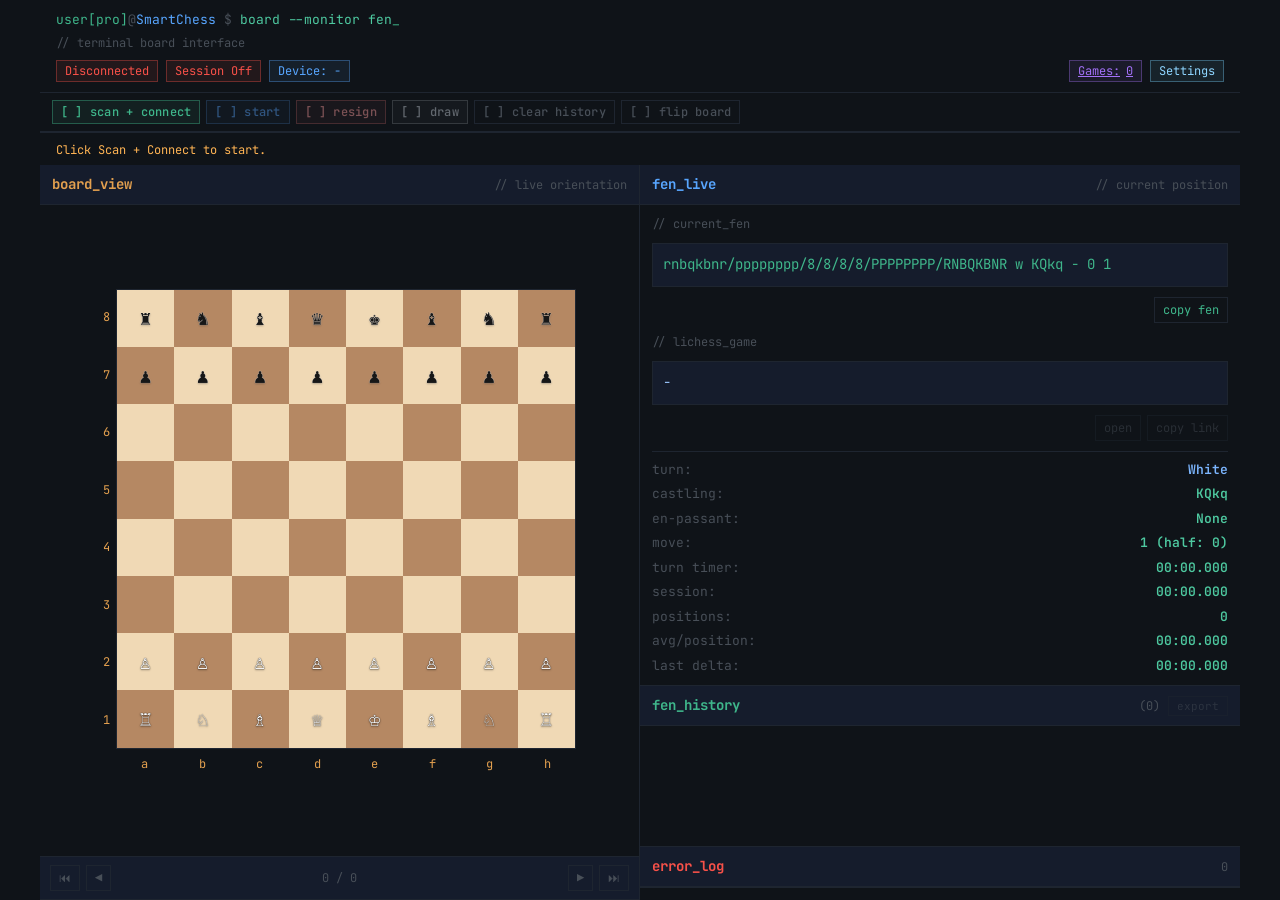
<file: web-client/index.html>
<!doctype html>
<html lang="en">
<head>
  <meta charset="utf-8" />
  <meta name="viewport" content="width=device-width, initial-scale=1, maximum-scale=1" />
  <title>SmartChess Terminal Board</title>
  <link rel="preconnect" href="https://fonts.googleapis.com" />
  <link rel="preconnect" href="https://fonts.gstatic.com" crossorigin />
  <link href="https://fonts.googleapis.com/css2?family=Fira+Code:wght@400;500;600;700&family=JetBrains+Mono:wght@400;500;600;700&display=swap" rel="stylesheet" />
  <link rel="stylesheet" href="styles.css" />
</head>
<body>
  <div id="app">
    <div id="sticky-shell">
      <header id="header">
        <div class="hdr-prompt">
          <span class="c-g">user[pro]</span><span class="c-m">@</span><span class="c-b">SmartChess</span>
          <span class="c-m"> $ </span><span class="c-t">board --monitor fen</span><span class="cursor"></span>
        </div>
        <div class="hdr-sub">// terminal board interface</div>
        <div class="hdr-pills">
          <span id="bleStatus" class="pill disconnected">Disconnected</span>
          <span id="sessionStatus" class="pill off">Session Off</span>
          <span id="deviceName" class="pill pill-blue">Device: -</span>
          <a href="games.html" id="gamesLink" class="pill pill-purple">Games: <span id="gamesCount">0</span></a>
          <a href="settings.html" id="settingsLink" class="pill pill-cfg">Settings</a>
        </div>
      </header>

      <section id="actionbar">
        <button id="btnScan" class="btn btn-scan">[ ] scan + connect</button>
        <button id="btnStart" class="btn btn-start" disabled>[ ] start</button>
        <button id="btnResign" class="btn" disabled>[ ] resign</button>
        <button id="btnDraw" class="btn" disabled>[ ] draw</button>
        <button id="btnClear" class="btn">[ ] clear history</button>
        <button id="btnFlip" class="btn">[ ] flip board</button>
      </section>
    </div>

    <p id="message" class="message">// waiting for BLE device...</p>

    <main id="main">
      <section id="left-panel">
        <div class="sec-head">
          <span class="sec-title c-a">board_view</span>
          <span class="sec-meta">// live orientation</span>
        </div>

        <div class="board-area">
          <div class="board-outer">
            <div class="rank-labels" id="rankLabels"></div>
            <div class="board-col">
              <div id="board"></div>
              <div class="file-labels" id="fileLabels"></div>
            </div>
          </div>
        </div>

        <div class="board-nav">
          <button id="btnFirst" class="btn-nav" title="First position">⏮</button>
          <button id="btnPrev" class="btn-nav" title="Previous position">◀</button>
          <span id="counter" class="nav-info">0 / 0</span>
          <button id="btnNext" class="btn-nav" title="Next position">▶</button>
          <button id="btnLast" class="btn-nav" title="Last position">⏭</button>
        </div>
      </section>

      <aside id="right-panel">
        <section class="r-section">
          <div class="sec-head">
            <span class="sec-title c-b">fen_live</span>
            <span class="sec-meta">// current position</span>
          </div>
          <div class="fen-live">
            <div class="fen-current-label">// current_fen</div>
            <div id="currentFen" class="fen-current-value">-</div>
            <div class="fen-copy-row">
              <button id="btnCopyFen" class="btn-nav btn-copy">copy fen</button>
            </div>

            <div class="fen-current-label">// lichess_game</div>
            <div id="currentLichess" class="fen-current-value fen-lichess-value">-</div>
            <div class="fen-copy-row fen-lichess-actions">
              <button id="btnOpenLichess" class="btn-nav">open</button>
              <button id="btnCopyLichess" class="btn-nav btn-copy">copy link</button>
            </div>

            <div class="fen-meta">
              <div class="meta-row"><span class="k">turn:</span><span id="infoTurn" class="v">-</span></div>
              <div class="meta-row"><span class="k">castling:</span><span id="infoCastling" class="v">-</span></div>
              <div class="meta-row"><span class="k">en-passant:</span><span id="infoEP" class="v">-</span></div>
              <div class="meta-row"><span class="k">move:</span><span id="infoMove" class="v">-</span></div>
              <div class="meta-row"><span class="k">turn timer:</span><span id="infoTurnTimer" class="v">00:00.000</span></div>
              <div class="meta-row"><span class="k">session:</span><span id="infoSessionTimer" class="v">00:00.000</span></div>
              <div class="meta-row"><span class="k">positions:</span><span id="infoPositions" class="v">0</span></div>
              <div class="meta-row"><span class="k">avg/position:</span><span id="infoAvgMove" class="v">00:00.000</span></div>
              <div class="meta-row"><span class="k">last delta:</span><span id="infoLastDelta" class="v">00:00.000</span></div>
            </div>
          </div>
        </section>

        <section class="r-section grow">
          <div class="sec-head">
            <span class="sec-title c-g">fen_history</span>
            <div class="sec-actions">
              <span id="fenCount" class="sec-meta">(0)</span>
              <button id="btnExportFen" class="btn-nav btn-copy" disabled>export</button>
            </div>
          </div>
          <div id="fenList" class="fen-list"></div>
        </section>

        <section class="r-section">
          <div class="sec-head">
            <span class="sec-title c-r">error_log</span>
            <span id="logCount" class="sec-meta">0</span>
          </div>
          <div id="logList" class="log-list"></div>
        </section>
      </aside>
    </main>
  </div>

  <div id="toast" class="toast"></div>

  <div id="resignModal" class="resign-overlay" aria-hidden="true">
    <div class="resign-dialog" role="dialog" aria-modal="true" aria-labelledby="resignTitle">
      <div class="resign-title" id="resignTitle">Who resigns?</div>
      <div class="resign-sub">Choose White or Black. The game will stop and be saved.</div>
      <div class="resign-actions">
        <button id="btnResignWhite" class="btn btn-start">White resigns</button>
        <button id="btnResignBlack" class="btn btn-end btn-resign-black">Black resigns</button>
      </div>
      <div class="resign-foot">
        <button id="btnResignCancel" class="btn">cancel</button>
      </div>
    </div>
  </div>

  <script src="app.js"></script>
</body>
</html>
</file>
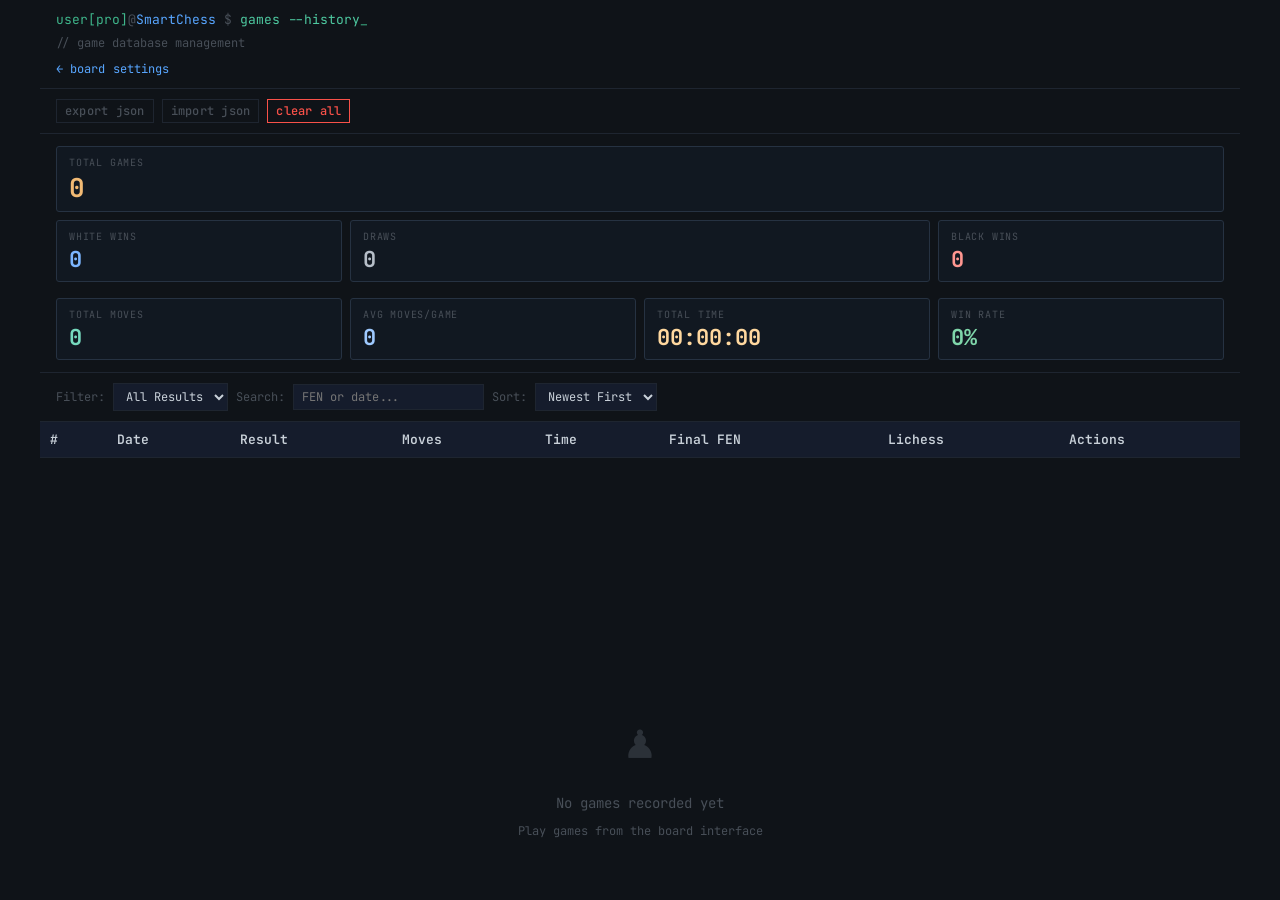
<file: web-client/games.html>
<!doctype html>
<html lang="en">
<head>
  <meta charset="utf-8" />
  <meta name="viewport" content="width=device-width, initial-scale=1, maximum-scale=1" />
  <title>SmartChess - Game History</title>
  <link rel="preconnect" href="https://fonts.googleapis.com" />
  <link rel="preconnect" href="https://fonts.gstatic.com" crossorigin />
  <link href="https://fonts.googleapis.com/css2?family=Fira+Code:wght@400;500;600;700&family=JetBrains+Mono:wght@400;500;600;700&display=swap" rel="stylesheet" />
  <link rel="stylesheet" href="styles.css" />
  <style>
    .page-header {
      display: flex;
      justify-content: space-between;
      align-items: center;
      flex-wrap: wrap;
      gap: 12px;
      padding: 10px 16px;
      border-bottom: 1px solid var(--border);
    }

    .page-title {
      font-size: 18px;
      font-weight: 700;
    }

    .page-actions {
      display: flex;
      gap: 8px;
    }

    .stats-grid {
      display: grid;
      grid-template-columns: repeat(4, minmax(0, 1fr));
      grid-template-areas:
        "total total total total"
        "white draw draw black"
        "progress progress progress progress"
        "moves avg time rate";
      gap: 8px;
      padding: 12px 16px;
      border-bottom: 1px solid var(--border);
    }

    .stat-card {
      background: #111821;
      border: 1px solid #263242;
      padding: 10px 12px;
      display: flex;
      flex-direction: column;
      align-items: flex-start;
      justify-content: center;
      gap: 6px;
      min-width: 0;
      border-radius: 3px;
    }

    .stat-card .stat-label {
      font-size: 10px;
      color: var(--tm);
      text-transform: uppercase;
      letter-spacing: 0.08em;
      line-height: 1.2;
      white-space: normal;
    }

    .stat-card .stat-value {
      font-size: 22px;
      font-weight: 700;
      line-height: 1;
      color: #d6deea;
    }

    .div1 { grid-area: total; }
    .div2 { grid-area: white; }
    .div3 { grid-area: draw; }
    .div4 { grid-area: black; }
    .div5 { grid-area: moves; }
    .div6 { grid-area: avg; }
    .div7 { grid-area: time; }
    .div8 { grid-area: rate; }

    .result-progress-wrap {
      grid-area: progress;
      padding: 2px 0;
    }

    .result-progress {
      width: 100%;
      height: 12px;
      display: flex;
      background: #0d131b;
      border: 1px solid #263242;
      border-radius: 999px;
      overflow: hidden;
    }

    .result-progress .seg {
      width: 0;
      transition: width 220ms ease;
    }

    .result-progress .seg-white { background: #7cb6ff; }
    .result-progress .seg-draw { background: #9ca6b2; }
    .result-progress .seg-black { background: #ff9690; }

    .result-progress-meta {
      display: flex;
      justify-content: space-between;
      gap: 8px;
      margin-top: 6px;
      font-size: 10px;
      color: var(--tm);
      letter-spacing: 0.04em;
      text-transform: uppercase;
    }

    #pctWhite { color: #7cb6ff; }
    #pctDraw { color: #9ca6b2; }
    #pctBlack { color: #ff9690; }

    .div1 .stat-value { color: #f2ba74; }
    .div2 .stat-value { color: #7cb6ff; }
    .div3 .stat-value { color: #b6bec8; }
    .div4 .stat-value { color: #ff9690; }
    .div5 .stat-value { color: #76d9be; }
    .div6 .stat-value { color: #9ec9ff; }
    .div7 .stat-value { color: #ffd89f; }
    .div8 .stat-value { color: #7fd6aa; }

    .div1 .stat-value {
      font-size: 26px;
    }

    @media (max-width: 560px) {
      .stats-grid {
        grid-template-columns: repeat(6, minmax(0, 1fr));
        grid-template-areas:
          "total total total total total total"
          "white white draw draw black black"
          "progress progress progress progress progress progress"
          "moves moves avg avg time time"
          "rate rate rate rate rate rate";
        gap: 6px;
        padding: 10px 12px;
      }

      .stat-card {
        padding: 8px 9px;
        gap: 4px;
      }

      .stat-card .stat-label {
        font-size: 9px;
        letter-spacing: 0.06em;
      }

      .stat-card .stat-value {
        font-size: 18px;
      }

      .div1 .stat-value {
        font-size: 22px;
      }

      .result-progress {
        height: 10px;
      }

      .result-progress-meta {
        margin-top: 5px;
        font-size: 9px;
      }
    }

    .filter-bar {
      display: flex;
      gap: 8px;
      padding: 10px 16px;
      border-bottom: 1px solid var(--border);
      flex-wrap: wrap;
      align-items: center;
    }

    .filter-bar label {
      font-size: 12px;
      color: var(--tm);
    }

    .filter-bar select,
    .filter-bar input {
      background: var(--bg-s);
      border: 1px solid var(--border);
      color: var(--tp);
      padding: 4px 8px;
      font-size: 12px;
      font-family: var(--font);
    }

    .filter-bar select:focus,
    .filter-bar input:focus {
      outline: none;
      border-color: var(--tb);
    }

    .games-table-wrap {
      flex: 1 1 auto;
      overflow: auto;
      padding: 0;
    }

    .games-table {
      width: 100%;
      border-collapse: collapse;
      font-size: 13px;
    }

    .games-table th {
      background: var(--bg-s);
      padding: 8px 10px;
      text-align: left;
      font-weight: 600;
      border-bottom: 1px solid var(--border);
      position: sticky;
      top: 0;
      z-index: 5;
    }

    .games-table td {
      padding: 8px 10px;
      border-bottom: 1px solid rgba(30, 37, 48, 0.5);
    }

    .games-table tr:hover {
      background: rgba(78, 201, 160, 0.04);
    }

    .games-table .result-cell {
      font-weight: 600;
    }

    .games-table .result-cell.white { color: var(--tb); }
    .games-table .result-cell.black { color: var(--tr); }
    .games-table .result-cell.draw { color: var(--tm); }

    .games-table .num-cell {
      color: var(--ta);
      font-weight: 600;
    }

    .games-table .time-cell {
      color: var(--tt);
    }

    .games-table .fen-cell {
      font-size: 11px;
      color: var(--tm);
      max-width: 200px;
      overflow: hidden;
      text-overflow: ellipsis;
      white-space: nowrap;
    }

    .games-table .lichess-cell {
      font-size: 11px;
      white-space: nowrap;
    }

    .lichess-link {
      color: #86b9ff;
      text-decoration: none;
      border-bottom: 1px dotted rgba(134, 185, 255, 0.65);
    }

    .lichess-link:hover {
      color: #d4e5ff;
      border-bottom-color: #d4e5ff;
    }

    .lichess-state {
      color: var(--tm);
    }

    .lichess-state.err {
      color: #ff9690;
    }

    .games-table .btn-icon {
      background: transparent;
      border: 1px solid var(--border);
      color: var(--tm);
      padding: 2px 5px;
      font-size: 10px;
      cursor: pointer;
      margin-right: 4px;
    }

    .games-table .btn-icon:hover {
      color: var(--tp);
      border-color: var(--tp);
    }

    .empty-state {
      display: flex;
      flex-direction: column;
      align-items: center;
      justify-content: center;
      padding: 60px 20px;
      color: var(--tm);
      text-align: center;
    }

    .empty-state .empty-icon {
      font-size: 48px;
      margin-bottom: 16px;
      opacity: 0.5;
    }

    .back-link {
      color: var(--tb);
      text-decoration: none;
      font-size: 12px;
    }

    .back-link:hover {
      text-decoration: underline;
    }

    .modal-overlay {
      position: fixed;
      inset: 0;
      background: rgba(8, 12, 18, 0.78);
      display: none;
      align-items: center;
      justify-content: center;
      z-index: 200;
      padding: 14px;
    }

    .modal-overlay.show {
      display: flex;
    }

    .game-modal {
      width: min(860px, 96vw);
      max-height: 88vh;
      overflow: auto;
      background: #111821;
      border: 1px solid #2a3648;
    }

    .game-modal-head {
      display: flex;
      justify-content: space-between;
      align-items: center;
      padding: 10px 12px;
      border-bottom: 1px solid #2a3648;
      background: #151f2d;
    }

    .game-modal-title {
      font-size: 13px;
      color: var(--tp);
      font-weight: 600;
    }

    .game-modal-close {
      border: 1px solid var(--border);
      background: transparent;
      color: var(--tm);
      padding: 2px 8px;
      cursor: pointer;
      font-size: 12px;
    }

    .game-modal-close:hover {
      color: var(--tp);
      border-color: var(--tp);
    }

    .game-modal-body {
      padding: 12px;
      display: grid;
      gap: 8px;
    }

    .detail-row {
      display: grid;
      grid-template-columns: 120px 1fr;
      gap: 10px;
      border-bottom: 1px solid rgba(42, 54, 72, 0.6);
      padding-bottom: 6px;
    }

    .detail-key {
      color: var(--tm);
      font-size: 11px;
      text-transform: uppercase;
      letter-spacing: 0.06em;
    }

    .detail-val {
      color: var(--tp);
      font-size: 12px;
      word-break: break-word;
    }

    .detail-val.result-white { color: #7cb6ff; }
    .detail-val.result-black { color: #ff9690; }
    .detail-val.result-draw { color: #b6bec8; }

    .fen-box {
      font-family: var(--font);
      font-size: 11px;
      line-height: 1.4;
      background: #0d131b;
      border: 1px solid #263242;
      padding: 8px;
      color: #d6deea;
      word-break: break-all;
    }

    .fen-actions {
      display: flex;
      justify-content: flex-end;
      margin-top: 6px;
    }

    .btn-copy-all {
      border: 1px solid #2a3648;
      background: #151f2d;
      color: #9ec9ff;
      padding: 3px 8px;
      font-size: 11px;
      cursor: pointer;
      font-family: var(--font);
    }

    .btn-copy-all:hover {
      color: #d6deea;
      border-color: #4f6a8a;
    }

    .fen-move-list {
      display: grid;
      gap: 6px;
      max-height: 300px;
      overflow: auto;
      margin-top: 6px;
      padding-right: 2px;
    }

    .fen-move-item {
      background: #0d131b;
      border: 1px solid #263242;
      padding: 6px 8px;
      display: grid;
      gap: 3px;
    }

    .fen-move-head {
      display: flex;
      justify-content: space-between;
      gap: 8px;
      color: var(--tm);
      font-size: 10px;
      text-transform: uppercase;
      letter-spacing: 0.05em;
    }

    .fen-move-head .move-index {
      color: #9ec9ff;
    }

    .fen-move-head .turn-white {
      color: #7cb6ff;
    }

    .fen-move-head .turn-black {
      color: #ff9690;
    }

    .fen-move-head .turn-unknown {
      color: #b6bec8;
    }

    .fen-move-head .move-time {
      color: #8d98a6;
    }

    .fen-move-fen {
      color: #d6deea;
      font-family: var(--font);
      font-size: 11px;
      line-height: 1.35;
      word-break: break-all;
    }
  </style>
</head>
<body>
  <div id="app">
    <header id="header">
      <div class="hdr-prompt">
        <span class="c-g">user[pro]</span><span class="c-m">@</span><span class="c-b">SmartChess</span>
        <span class="c-m"> $ </span><span class="c-t">games --history</span><span class="cursor"></span>
      </div>
      <div class="hdr-sub">// game database management</div>
      <div class="hdr-pills">
        <a href="index.html" class="back-link">← board</a>
        <a href="settings.html" class="back-link">settings</a>
      </div>
    </header>

    <div class="page-actions" style="padding: 10px 16px; border-bottom: 1px solid var(--border);">
      <button id="btnExportAll" class="btn">export json</button>
      <button id="btnImport" class="btn">import json</button>
      <button id="btnClearAll" class="btn" style="color: var(--tr); border-color: var(--tr);">clear all</button>
    </div>

    <div class="stats-grid">
      <div class="stat-card div1">
        <span class="stat-label">Total Games</span>
        <span class="stat-value" id="statTotal">0</span>
      </div>
      <div class="stat-card div2">
        <span class="stat-label">White Wins</span>
        <span class="stat-value" id="statWins">0</span>
      </div>
      <div class="stat-card div3">
        <span class="stat-label">Draws</span>
        <span class="stat-value" id="statDraws">0</span>
      </div>
      <div class="stat-card div4">
        <span class="stat-label">Black Wins</span>
        <span class="stat-value" id="statLosses">0</span>
      </div>
      <div class="result-progress-wrap" id="resultProgressWrap">
        <div class="result-progress" aria-label="Win/Draw/Loss distribution">
          <div class="seg seg-white" id="segWhite"></div>
          <div class="seg seg-draw" id="segDraw"></div>
          <div class="seg seg-black" id="segBlack"></div>
        </div>
        <div class="result-progress-meta">
          <span id="pctWhite">W 0%</span>
          <span id="pctDraw">D 0%</span>
          <span id="pctBlack">B 0%</span>
        </div>
      </div>
      <div class="stat-card div5">
        <span class="stat-label">Total Moves</span>
        <span class="stat-value" id="statTotalMoves">0</span>
      </div>
      <div class="stat-card div6">
        <span class="stat-label">Avg Moves/Game</span>
        <span class="stat-value" id="statAvgMoves">0</span>
      </div>
      <div class="stat-card div7">
        <span class="stat-label">Total Time</span>
        <span class="stat-value" id="statTotalTime">0s</span>
      </div>
      <div class="stat-card div8">
        <span class="stat-label">Win Rate</span>
        <span class="stat-value" id="statWinRate">0%</span>
      </div>
    </div>

    <div class="filter-bar">
      <label>Filter:</label>
      <select id="filterResult">
        <option value="all">All Results</option>
        <option value="white">White Wins</option>
        <option value="black">Black Wins</option>
        <option value="draw">Draws</option>
      </select>
      <label>Search:</label>
      <input type="text" id="searchText" placeholder="FEN or date..." />
      <label>Sort:</label>
      <select id="sortOrder">
        <option value="desc">Newest First</option>
        <option value="asc">Oldest First</option>
      </select>
    </div>

    <div class="games-table-wrap">
      <table class="games-table">
        <thead>
          <tr>
            <th>#</th>
            <th>Date</th>
            <th>Result</th>
            <th>Moves</th>
            <th>Time</th>
            <th>Final FEN</th>
            <th>Lichess</th>
            <th>Actions</th>
          </tr>
        </thead>
        <tbody id="gamesBody">
        </tbody>
      </table>
    </div>

    <div id="emptyState" class="empty-state" style="display: none;">
      <div class="empty-icon">♟</div>
      <div>No games recorded yet</div>
      <div style="font-size: 12px; margin-top: 8px;">Play games from the board interface</div>
    </div>
  </div>

  <div class="modal-overlay" id="gameModalOverlay">
    <div class="game-modal" role="dialog" aria-modal="true" aria-labelledby="gameModalTitle">
      <div class="game-modal-head">
        <div class="game-modal-title" id="gameModalTitle">Game Details</div>
        <button class="game-modal-close" id="gameModalClose">close</button>
      </div>
      <div class="game-modal-body">
        <div class="detail-row"><div class="detail-key">Game #</div><div class="detail-val" id="modalGameNumber">-</div></div>
        <div class="detail-row"><div class="detail-key">Played At</div><div class="detail-val" id="modalPlayedAt">-</div></div>
        <div class="detail-row"><div class="detail-key">Result</div><div class="detail-val" id="modalResult">-</div></div>
        <div class="detail-row"><div class="detail-key">Moves</div><div class="detail-val" id="modalMoves">-</div></div>
        <div class="detail-row"><div class="detail-key">Duration</div><div class="detail-val" id="modalTime">-</div></div>
        <div class="detail-row"><div class="detail-key">Lichess</div><div class="detail-val" id="modalLichess">-</div></div>
        <div class="detail-row"><div class="detail-key">Final FEN</div><div class="detail-val"><div class="fen-box" id="modalFen">-</div></div></div>
        <div class="detail-row"><div class="detail-key">FEN Moves</div><div class="detail-val"><div class="fen-actions"><button id="btnCopyAllFen" class="btn-copy-all">copy all FEN</button></div><div class="fen-move-list" id="modalFenTrail"></div></div></div>
      </div>
    </div>
  </div>

  <input type="file" id="fileImport" accept=".json" style="display: none;" />

  <script>
const DB_KEY = "smartchess_games";

let gamesDB = [];
let filteredGames = [];

const els = {
  statTotal: document.getElementById("statTotal"),
  statWins: document.getElementById("statWins"),
  statLosses: document.getElementById("statLosses"),
  statDraws: document.getElementById("statDraws"),
  resultProgressWrap: document.getElementById("resultProgressWrap"),
  segWhite: document.getElementById("segWhite"),
  segDraw: document.getElementById("segDraw"),
  segBlack: document.getElementById("segBlack"),
  pctWhite: document.getElementById("pctWhite"),
  pctDraw: document.getElementById("pctDraw"),
  pctBlack: document.getElementById("pctBlack"),
  statTotalMoves: document.getElementById("statTotalMoves"),
  statAvgMoves: document.getElementById("statAvgMoves"),
  statTotalTime: document.getElementById("statTotalTime"),
  statWinRate: document.getElementById("statWinRate"),
  filterResult: document.getElementById("filterResult"),
  searchText: document.getElementById("searchText"),
  sortOrder: document.getElementById("sortOrder"),
  gamesBody: document.getElementById("gamesBody"),
  emptyState: document.getElementById("emptyState"),
  btnExportAll: document.getElementById("btnExportAll"),
  btnImport: document.getElementById("btnImport"),
  btnClearAll: document.getElementById("btnClearAll"),
  fileImport: document.getElementById("fileImport"),
  gameModalOverlay: document.getElementById("gameModalOverlay"),
  gameModalClose: document.getElementById("gameModalClose"),
  modalGameNumber: document.getElementById("modalGameNumber"),
  modalPlayedAt: document.getElementById("modalPlayedAt"),
  modalResult: document.getElementById("modalResult"),
  modalMoves: document.getElementById("modalMoves"),
  modalTime: document.getElementById("modalTime"),
  modalLichess: document.getElementById("modalLichess"),
  modalFen: document.getElementById("modalFen"),
  modalFenTrail: document.getElementById("modalFenTrail"),
  btnCopyAllFen: document.getElementById("btnCopyAllFen"),
};

let currentModalTrail = [];

function loadGames() {
  try {
    const data = localStorage.getItem(DB_KEY);
    gamesDB = data ? JSON.parse(data) : [];
  } catch (e) {
    gamesDB = [];
  }
  applyFilter();
}

function saveGames() {
  try {
    localStorage.setItem(DB_KEY, JSON.stringify(gamesDB));
  } catch (e) {
    console.error("Save failed:", e);
  }
}

function parseTimeStr(timeStr) {
  if (!timeStr) return 0;

  const hms = timeStr.match(/^(\d{1,2}):(\d{2}):(\d{2})$/);
  if (hms) {
    return parseInt(hms[1], 10) * 3600 + parseInt(hms[2], 10) * 60 + parseInt(hms[3], 10);
  }

  const m = timeStr.match(/(\d+)m(\d+)s/i);
  if (m) {
    return parseInt(m[1], 10) * 60 + parseInt(m[2], 10);
  }

  const secOnly = timeStr.match(/^(\d+)s$/i);
  if (secOnly) {
    return parseInt(secOnly[1], 10);
  }

  return 0;
}

function formatTime(seconds) {
  const total = Math.max(0, Math.floor(seconds));
  const h = Math.floor(total / 3600);
  const m = Math.floor((total % 3600) / 60);
  const s = total % 60;
  return `${String(h).padStart(2, "0")}:${String(m).padStart(2, "0")}:${String(s).padStart(2, "0")}`;
}

function formatClockWithMs(isoTime) {
  if (!isoTime) return "-";
  const d = new Date(isoTime);
  if (Number.isNaN(d.getTime())) return "-";

  const hh = String(d.getHours()).padStart(2, "0");
  const mm = String(d.getMinutes()).padStart(2, "0");
  const ss = String(d.getSeconds()).padStart(2, "0");
  const mmm = String(d.getMilliseconds()).padStart(3, "0");
  return `${hh}:${mm}:${ss}.${mmm}`;
}

function applyFilter() {
  const resultFilter = els.filterResult.value;
  const search = (els.searchText.value || "").toLowerCase();
  const sortDesc = els.sortOrder.value === "desc";

  filteredGames = gamesDB.filter(g => {
    if (resultFilter !== "all" && g.result !== resultFilter) return false;
    if (search) {
      const matchFen = g.endFen && g.endFen.toLowerCase().includes(search);
      const matchDate = g.playedAt && g.playedAt.toLowerCase().includes(search);
      const matchLichess = g.lichessUrl && g.lichessUrl.toLowerCase().includes(search);
      const matchErr = g.lichessError && g.lichessError.toLowerCase().includes(search);
      if (!matchFen && !matchDate && !matchLichess && !matchErr) return false;
    }
    return true;
  });

  if (sortDesc) {
    filteredGames.sort((a, b) => b.id - a.id);
  } else {
    filteredGames.sort((a, b) => a.id - b.id);
  }

  renderStats();
  renderTable();
}

function renderStats() {
  const total = gamesDB.length;
  const wins = gamesDB.filter(g => g.result === "white").length;
  const losses = gamesDB.filter(g => g.result === "black").length;
  const draws = gamesDB.filter(g => g.result === "draw").length;
  const totalMoves = gamesDB.reduce((sum, g) => sum + (g.moves || 0), 0);
  const avgMoves = total > 0 ? Math.round(totalMoves / total) : 0;
  const totalSec = gamesDB.reduce((sum, g) => sum + parseTimeStr(g.timeStr || "0m0s"), 0);
  const winRate = total > 0 ? Math.round((wins / total) * 100) : 0;

  els.statTotal.textContent = String(total);
  els.statWins.textContent = String(wins);
  els.statLosses.textContent = String(losses);
  els.statDraws.textContent = String(draws);
  els.statTotalMoves.textContent = String(totalMoves);
  els.statAvgMoves.textContent = String(avgMoves);
  els.statTotalTime.textContent = formatTime(totalSec);
  els.statWinRate.textContent = String(winRate) + "%";

  const whitePct = total > 0 ? (wins / total) * 100 : 0;
  const drawPct = total > 0 ? (draws / total) * 100 : 0;
  const blackPct = total > 0 ? (losses / total) * 100 : 0;

  if (els.resultProgressWrap) {
    els.resultProgressWrap.style.display = total > 0 ? "block" : "none";
  }

  if (els.segWhite) els.segWhite.style.width = `${whitePct}%`;
  if (els.segDraw) els.segDraw.style.width = `${drawPct}%`;
  if (els.segBlack) els.segBlack.style.width = `${blackPct}%`;
  if (els.pctWhite) els.pctWhite.textContent = `W ${Math.round(whitePct)}%`;
  if (els.pctDraw) els.pctDraw.textContent = `D ${Math.round(drawPct)}%`;
  if (els.pctBlack) els.pctBlack.textContent = `B ${Math.round(blackPct)}%`;
}

function formatResultLabel(result) {
  if (result === "white") return "White win";
  if (result === "black") return "Black win";
  if (result === "draw") return "Draw";
  return "-";
}

function escapeHtml(text) {
  return String(text || "")
    .replace(/&/g, "&amp;")
    .replace(/</g, "&lt;")
    .replace(/>/g, "&gt;")
    .replace(/\"/g, "&quot;")
    .replace(/'/g, "&#39;");
}

function buildLichessCellHtml(game) {
  const url = String(game?.lichessUrl || "").trim();
  if (url) {
    const safeUrl = escapeHtml(url);
    return `<a class="lichess-link" href="${safeUrl}" target="_blank" rel="noopener noreferrer">open</a>`;
  }

  const sync = String(game?.lichessSync || "").toLowerCase();
  if (sync === "queued" || sync === "pending") {
    return '<span class="lichess-state">pending</span>';
  }
  if (sync === "skipped") {
    return '<span class="lichess-state">skipped</span>';
  }
  if (sync === "error") {
    const err = escapeHtml(String(game?.lichessError || "UPLOAD_FAILED"));
    return `<span class="lichess-state err" title="${err}">error</span>`;
  }
  return '<span class="lichess-state">-</span>';
}

function showGameModal(game) {
  if (!game || !els.gameModalOverlay) return;

  const date = game.playedAt
    ? new Date(game.playedAt).toLocaleString("en-GB", {
      day: "2-digit", month: "short", year: "numeric",
      hour: "2-digit", minute: "2-digit",
    })
    : "-";

  const resultLabel = formatResultLabel(game.result);
  els.modalGameNumber.textContent = `#${game.gameNumber}`;
  els.modalPlayedAt.textContent = date;
  els.modalResult.textContent = resultLabel;
  els.modalResult.className = `detail-val result-${game.result || "draw"}`;
  els.modalMoves.textContent = String(game.moves ?? "-");
  els.modalTime.textContent = game.timeStr || "-";
  if (els.modalLichess) {
    els.modalLichess.innerHTML = buildLichessCellHtml(game);
  }
  els.modalFen.textContent = game.endFen || "-";

  const trail = Array.isArray(game.fenTrail) ? game.fenTrail : [];
  currentModalTrail = trail;
  if (els.modalFenTrail) {
    if (trail.length === 0) {
      els.modalFenTrail.innerHTML = '<div class="fen-move-item"><div class="fen-move-fen">No per-move FEN data available for this game.</div></div>';
    } else {
      els.modalFenTrail.innerHTML = trail.map(step => {
        const side = step.sideToMove === "w" ? "White" : step.sideToMove === "b" ? "Black" : "-";
        const sideClass = step.sideToMove === "w" ? "turn-white" : step.sideToMove === "b" ? "turn-black" : "turn-unknown";
        const ts = formatClockWithMs(step.timestamp);
        return `
          <div class="fen-move-item">
            <div class="fen-move-head">
              <span class="move-index">#${step.index} · move ${step.moveNumber}</span>
              <span class="${sideClass}">turn ${side}</span>
              <span class="move-time">${ts}</span>
            </div>
            <div class="fen-move-fen">${step.fen}</div>
          </div>
        `;
      }).join("");
    }
  }

  els.gameModalOverlay.classList.add("show");
}

function hideGameModal() {
  if (els.gameModalOverlay) {
    els.gameModalOverlay.classList.remove("show");
  }
  currentModalTrail = [];
}

function renderTable() {
  if (filteredGames.length === 0) {
    els.gamesBody.innerHTML = "";
    els.emptyState.style.display = "flex";
    return;
  }

  els.emptyState.style.display = "none";

  els.gamesBody.innerHTML = filteredGames.map((g, idx) => {
    const date = new Date(g.playedAt).toLocaleString("en-GB", {
      day: "2-digit", month: "short", year: "numeric",
      hour: "2-digit", minute: "2-digit",
    });
    const resultLabel = formatResultLabel(g.result);

    return `
      <tr data-id="${g.id}">
        <td class="num-cell">#${g.gameNumber}</td>
        <td>${date}</td>
        <td class="result-cell ${g.result}">${resultLabel}</td>
        <td>${g.moves}</td>
        <td class="time-cell">${g.timeStr}</td>
        <td class="fen-cell" title="${g.endFen || ""}">${g.endFen ? g.endFen.substring(0, 40) + "..." : "-"}</td>
        <td class="lichess-cell">${buildLichessCellHtml(g)}</td>
        <td><button class="btn-icon" data-view-index="${idx}">view</button></td>
      </tr>
    `;
  }).join("");
}

function clearAllGames() {
  if (!confirm("Clear ALL game history? This cannot be undone.")) return;
  gamesDB = [];
  saveGames();
  applyFilter();
}

function exportAll() {
  if (gamesDB.length === 0) {
    alert("No games to export");
    return;
  }

  const data = {
    exported_at: new Date().toISOString(),
    total_games: gamesDB.length,
    games: gamesDB,
  };

  const blob = new Blob([JSON.stringify(data, null, 2)], { type: "application/json" });
  const url = URL.createObjectURL(blob);
  const a = document.createElement("a");
  const ts = new Date().toISOString().replace(/[:.]/g, "-");
  a.href = url;
  a.download = `smartchess-games-${ts}.json`;
  document.body.appendChild(a);
  a.click();
  a.remove();
  URL.revokeObjectURL(url);
}

function importAll(event) {
  const file = event.target.files[0];
  if (!file) return;

  const reader = new FileReader();
  reader.onload = (e) => {
    try {
      const data = JSON.parse(e.target.result);
      if (!data.games || !Array.isArray(data.games)) {
        alert("Invalid format");
        return;
      }

      const count = data.games.length;
      if (!confirm(`Import ${count} games? This will add to existing ${gamesDB.length} games.`)) return;

      let startNum = gamesDB.length;
      data.games.forEach(g => {
        gamesDB.push({
          ...g,
          id: Date.now() + Math.floor(Math.random() * 1000000),
          gameNumber: ++startNum,
        });
      });

      saveGames();
      applyFilter();
      alert(`Imported ${count} games`);
    } catch (err) {
      alert("Parse failed: " + err.message);
    }
  };
  reader.readAsText(file);
  event.target.value = "";
}

els.filterResult.addEventListener("change", applyFilter);
els.searchText.addEventListener("input", applyFilter);
els.sortOrder.addEventListener("change", applyFilter);

els.gamesBody.addEventListener("click", (e) => {
  const viewBtn = e.target.closest("[data-view-index]");
  const viewIndex = viewBtn ? Number(viewBtn.dataset.viewIndex) : -1;
  if (viewIndex >= 0) {
    const game = filteredGames[viewIndex];
    if (game) {
      showGameModal(game);
    }
  }
});

if (els.gameModalClose) {
  els.gameModalClose.addEventListener("click", hideGameModal);
}

if (els.gameModalOverlay) {
  els.gameModalOverlay.addEventListener("click", (e) => {
    if (e.target === els.gameModalOverlay) {
      hideGameModal();
    }
  });
}

if (els.btnCopyAllFen) {
  els.btnCopyAllFen.addEventListener("click", async () => {
    try {
      if (!currentModalTrail.length) {
        await navigator.clipboard.writeText(els.modalFen ? (els.modalFen.textContent || "") : "");
        alert("Copied final FEN");
        return;
      }

      const text = currentModalTrail
        .map(step => step.fen)
        .join("\n");
      await navigator.clipboard.writeText(text);
      alert("Copied all FEN moves");
    } catch (err) {
      alert("Copy failed: " + (err && err.message ? err.message : String(err)));
    }
  });
}

els.btnExportAll.addEventListener("click", exportAll);
els.btnImport.addEventListener("click", () => els.fileImport.click());
els.fileImport.addEventListener("change", importAll);
els.btnClearAll.addEventListener("click", clearAllGames);

loadGames();

window.addEventListener("keydown", (e) => {
  if (e.key === "Escape") {
    if (els.gameModalOverlay && els.gameModalOverlay.classList.contains("show")) {
      hideGameModal();
    } else {
      window.location.href = "index.html";
    }
  }
});
  </script>
</body>
</html>
</file>
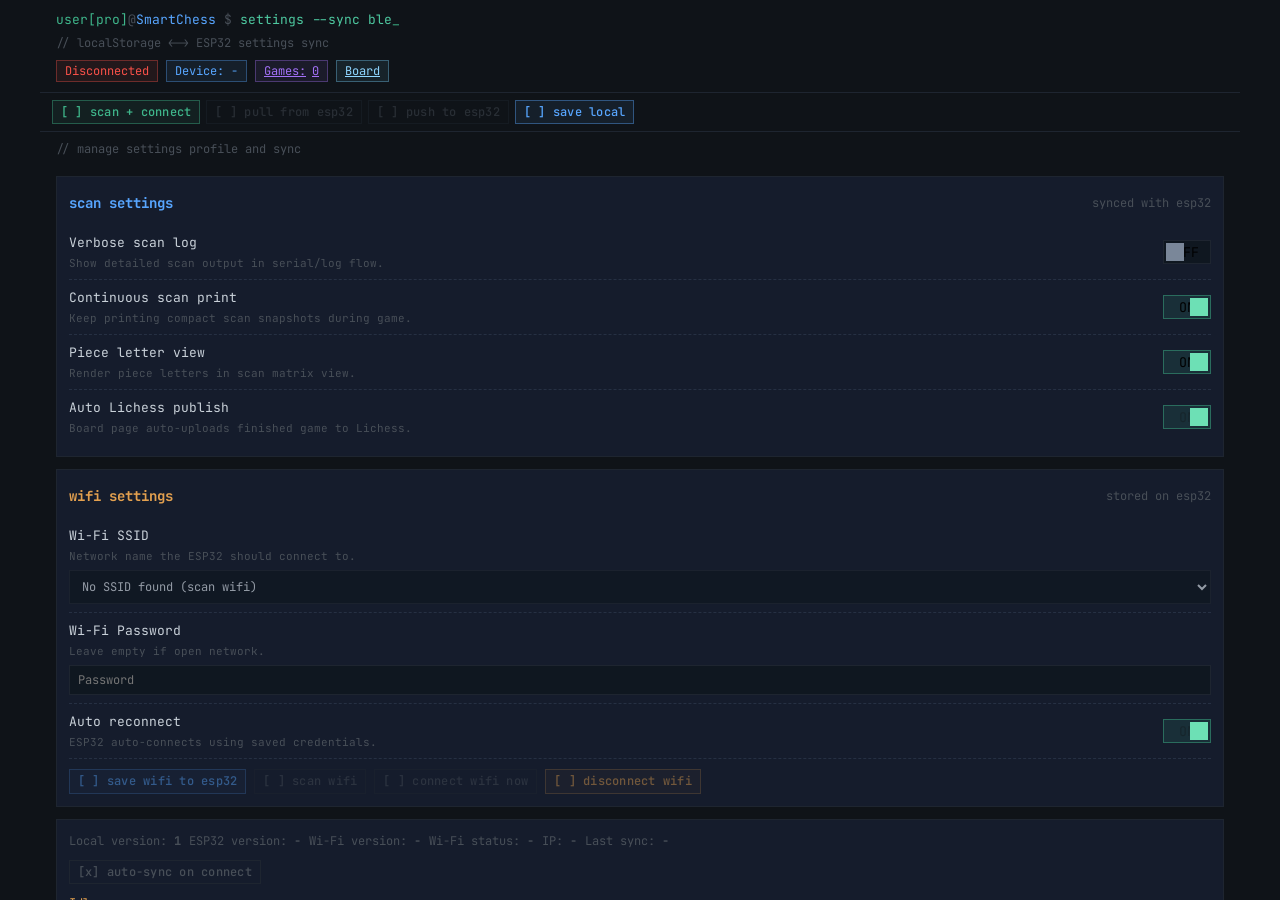
<file: web-client/settings.html>
<!doctype html>
<html lang="en">
<head>
  <meta charset="utf-8" />
  <meta name="viewport" content="width=device-width, initial-scale=1, maximum-scale=1" />
  <title>SmartChess - Settings Sync</title>
  <link rel="preconnect" href="https://fonts.googleapis.com" />
  <link rel="preconnect" href="https://fonts.gstatic.com" crossorigin />
  <link href="https://fonts.googleapis.com/css2?family=Fira+Code:wght@400;500;600;700&family=JetBrains+Mono:wght@400;500;600;700&display=swap" rel="stylesheet" />
  <link rel="stylesheet" href="styles.css" />
  <style>
    .settings-wrap {
      padding: 12px 16px;
      overflow: auto;
      display: grid;
      gap: 12px;
    }

    .set-card {
      border: 1px solid var(--border);
      background: var(--bg-s);
      padding: 12px;
    }

    .set-row {
      display: flex;
      justify-content: space-between;
      align-items: center;
      gap: 10px;
      padding: 8px 0;
      border-bottom: 1px dashed rgba(59, 74, 96, 0.45);
    }

    .set-row:last-child {
      border-bottom: 0;
    }

    .set-label {
      font-size: 13px;
      color: var(--tp);
    }

    .set-desc {
      font-size: 11px;
      color: var(--tm);
      margin-top: 2px;
    }

    .set-meta {
      display: flex;
      flex-wrap: wrap;
      gap: 8px;
      font-size: 12px;
      color: var(--tm);
    }

    .set-actions {
      display: flex;
      gap: 8px;
      flex-wrap: wrap;
    }

    .switch {
      position: relative;
      width: 48px;
      height: 24px;
      border: 1px solid var(--border);
      background: #0f1720;
      cursor: pointer;
    }

    .switch::after {
      content: "";
      position: absolute;
      top: 2px;
      left: 2px;
      width: 18px;
      height: 18px;
      background: #7a8799;
      transition: transform 0.2s ease;
    }

    .switch.on {
      border-color: rgba(63, 182, 139, 0.45);
      background: rgba(63, 182, 139, 0.12);
    }

    .switch.on::after {
      transform: translateX(24px);
      background: #6de0b5;
    }

    .status-line {
      font-size: 12px;
      color: var(--ta);
    }

    .set-card > .sec-head {
      padding: 0 0 8px 0;
      height: 36px;
      display: flex;
      border-bottom: 0;
      background: var(--bg-s);
      align-items: center;
      position: sticky;
      top: -12px;
      z-index: 6;
    }

    .wifi-input {
      width: 100%;
      box-sizing: border-box;
      background: #0f1720;
      border: 1px solid var(--border);
      color: var(--tp);
      font-family: var(--font);
      font-size: 12px;
      padding: 6px 8px;
    }

    .wifi-input:focus {
      outline: none;
      border-color: var(--tb);
    }

    .wifi-ssid-select {
      width: 100%;
      box-sizing: border-box;
      background: #0f1720;
      border: 1px solid var(--border);
      color: var(--tp);
      font-family: var(--font);
      font-size: 12px;
      padding: 6px 8px;
      height: 34px;
    }

    .wifi-ssid-select:focus {
      outline: none;
      border-color: var(--tb);
    }

    .wifi-ssid-select.expanded {
      height: auto;
      max-height: 220px;
    }

    .wifi-ssid-select option {
      padding: 4px 8px;
    }
  </style>
</head>
<body>
  <div id="app">
    <header id="header">
      <div class="hdr-prompt">
        <span class="c-g">user[pro]</span><span class="c-m">@</span><span class="c-b">SmartChess</span>
        <span class="c-m"> $ </span><span class="c-t">settings --sync ble</span><span class="cursor"></span>
      </div>
      <div class="hdr-sub">// localStorage <-> ESP32 settings sync</div>
      <div class="hdr-pills">
        <span id="bleStatus" class="pill disconnected">Disconnected</span>
        <span id="deviceName" class="pill pill-blue">Device: -</span>
        <a href="games.html" class="pill pill-purple">Games: <span id="gamesCount">0</span></a>
        <a href="index.html" class="pill pill-cfg">Board</a>
      </div>
    </header>

    <section id="actionbar">
      <button id="btnScan" class="btn btn-scan">[ ] scan + connect</button>
      <button id="btnPull" class="btn">[ ] pull from esp32</button>
      <button id="btnPush" class="btn">[ ] push to esp32</button>
      <button id="btnSaveLocal" class="btn btn-start">[ ] save local</button>
    </section>

    <p id="message" class="message">// manage settings profile and sync</p>

    <div class="settings-wrap">
      <section class="set-card">
        <div class="sec-head">
          <span class="sec-title c-b">scan settings</span>
          <span class="sec-meta">synced with esp32</span>
        </div>

        <div class="set-row">
          <div>
            <div class="set-label">Verbose scan log</div>
            <div class="set-desc">Show detailed scan output in serial/log flow.</div>
          </div>
          <button class="switch" id="swVerbose" aria-label="toggle verbose"></button>
        </div>

        <div class="set-row">
          <div>
            <div class="set-label">Continuous scan print</div>
            <div class="set-desc">Keep printing compact scan snapshots during game.</div>
          </div>
          <button class="switch" id="swContinuous" aria-label="toggle continuous"></button>
        </div>

        <div class="set-row">
          <div>
            <div class="set-label">Piece letter view</div>
            <div class="set-desc">Render piece letters in scan matrix view.</div>
          </div>
          <button class="switch" id="swLetters" aria-label="toggle letters"></button>
        </div>

        <div class="set-row">
          <div>
            <div class="set-label">Auto Lichess publish</div>
            <div class="set-desc">Board page auto-uploads finished game to Lichess.</div>
          </div>
          <button class="switch on" id="swAutoLichess" aria-label="always on" disabled>ON</button>
        </div>
      </section>

      <section class="set-card">
        <div class="sec-head">
          <span class="sec-title c-a">wifi settings</span>
          <span class="sec-meta">stored on esp32</span>
        </div>

        <div class="set-row" style="display: block;">
          <div class="set-label">Wi-Fi SSID</div>
          <div class="set-desc">Network name the ESP32 should connect to.</div>
          <select id="wifiSsidList" class="wifi-ssid-select" style="margin-top: 6px;"></select>
        </div>

        <div class="set-row" style="display: block;">
          <div class="set-label">Wi-Fi Password</div>
          <div class="set-desc">Leave empty if open network.</div>
          <input id="wifiPass" type="password" class="wifi-input" placeholder="Password" style="margin-top: 6px;" />
        </div>

        <div class="set-row">
          <div>
            <div class="set-label">Auto reconnect</div>
            <div class="set-desc">ESP32 auto-connects using saved credentials.</div>
          </div>
          <button class="switch" id="swWifiAuto" aria-label="toggle wifi auto"></button>
        </div>

        <div class="set-actions" style="margin-top: 10px;">
          <button id="btnWifiSave" class="btn btn-start">[ ] save wifi to esp32</button>
          <button id="btnWifiRefresh" class="btn">[ ] scan wifi</button>
          <button id="btnWifiConnect" class="btn">[ ] connect wifi now</button>
          <button id="btnWifiDisconnect" class="btn btn-end">[ ] disconnect wifi</button>
        </div>
      </section>

      <section class="set-card">
        <div class="set-meta">
          <span>Local version: <b id="metaLocalVer">1</b></span>
          <span>ESP32 version: <b id="metaEspVer">-</b></span>
          <span>Wi-Fi version: <b id="metaWifiVer">-</b></span>
          <span>Wi-Fi status: <b id="metaWifiStatus">-</b></span>
          <span>IP: <b id="metaWifiIp">-</b></span>
          <span>Last sync: <b id="metaSyncAt">-</b></span>
        </div>
        <div class="set-actions" style="margin-top: 10px;">
          <button id="btnAutoSync" class="btn">[x] auto-sync on connect</button>
        </div>
        <div id="statusLine" class="status-line" style="margin-top: 10px;">Idle</div>
      </section>
    </div>
  </div>

  <script>
const DEVICE_NAME = "SmartChess-ESP32S3";
const SERVICE_UUID = "3f0e0001-70a1-4f8a-a6a3-51e9590e9f20";
const CMD_CHAR_UUID = "3f0e0003-70a1-4f8a-a6a3-51e9590e9f20";
const DB_KEY = "smartchess_games";
const SETTINGS_DB_KEY = "smartchess_settings";
const SETTINGS_UI_KEY = "smartchess_settings_ui";

let bleDevice = null;
let bleServer = null;
let cmdCharacteristic = null;
let connected = false;
let commandBusy = false;
let localCfg = {
  version: 1,
  verbose: false,
  continuous: true,
  letters: true,
  autoLichess: true,
  updatedAt: "",
  source: "local",
};
let espCfg = null;
let wifiCfg = null;
let wifiScanList = [];
let autoSyncOnConnect = true;
const WIFI_SELECT_VISIBLE_ROWS = 8;

const els = {
  bleStatus: document.getElementById("bleStatus"),
  deviceName: document.getElementById("deviceName"),
  gamesCount: document.getElementById("gamesCount"),
  message: document.getElementById("message"),
  btnScan: document.getElementById("btnScan"),
  btnPull: document.getElementById("btnPull"),
  btnPush: document.getElementById("btnPush"),
  btnSaveLocal: document.getElementById("btnSaveLocal"),
  btnWifiSave: document.getElementById("btnWifiSave"),
  btnWifiConnect: document.getElementById("btnWifiConnect"),
  btnWifiDisconnect: document.getElementById("btnWifiDisconnect"),
  btnWifiRefresh: document.getElementById("btnWifiRefresh"),
  btnAutoSync: document.getElementById("btnAutoSync"),
  swVerbose: document.getElementById("swVerbose"),
  swContinuous: document.getElementById("swContinuous"),
  swLetters: document.getElementById("swLetters"),
  swAutoLichess: document.getElementById("swAutoLichess"),
  swWifiAuto: document.getElementById("swWifiAuto"),
  wifiSsidList: document.getElementById("wifiSsidList"),
  wifiPass: document.getElementById("wifiPass"),
  metaLocalVer: document.getElementById("metaLocalVer"),
  metaEspVer: document.getElementById("metaEspVer"),
  metaWifiVer: document.getElementById("metaWifiVer"),
  metaWifiStatus: document.getElementById("metaWifiStatus"),
  metaWifiIp: document.getElementById("metaWifiIp"),
  metaSyncAt: document.getElementById("metaSyncAt"),
  statusLine: document.getElementById("statusLine"),
};

function setMessage(text, isErr = false) {
  els.message.textContent = text;
  els.message.style.color = isErr ? "#ff8e8e" : "#ffb454";
}

function updateGamesCount() {
  try {
    const raw = localStorage.getItem(DB_KEY);
    const arr = raw ? JSON.parse(raw) : [];
    const games = Array.isArray(arr) ? arr : (Array.isArray(arr?.games) ? arr.games : []);
    els.gamesCount.textContent = String(games.length);
  } catch (e) {
    els.gamesCount.textContent = "0";
  }
}

function readUiPrefs() {
  try {
    const raw = localStorage.getItem(SETTINGS_UI_KEY);
    if (!raw) return;
    const data = JSON.parse(raw);
    autoSyncOnConnect = data.autoSyncOnConnect !== false;
  } catch (e) {
  }
}

function saveUiPrefs() {
  try {
    localStorage.setItem(SETTINGS_UI_KEY, JSON.stringify({ autoSyncOnConnect }));
  } catch (e) {
  }
}

function readLocalCfg() {
  try {
    const raw = localStorage.getItem(SETTINGS_DB_KEY);
    if (!raw) return;
    const parsed = JSON.parse(raw);
    if (!parsed || typeof parsed !== "object") return;
    localCfg = {
      version: Math.max(1, Number(parsed.version) || 1),
      verbose: Boolean(parsed.verbose),
      continuous: parsed.continuous !== false,
      letters: parsed.letters !== false,
      autoLichess: true,
      updatedAt: parsed.updatedAt || "",
      source: parsed.source || "local",
    };
  } catch (e) {
  }
}

function writeLocalCfg() {
  localCfg.autoLichess = true;
  localCfg.updatedAt = new Date().toISOString();
  localCfg.source = "local";
  try {
    localStorage.setItem(SETTINGS_DB_KEY, JSON.stringify(localCfg));
  } catch (e) {
  }
}

function renderSwitch(el, on) {
  if (!el) return;
  el.classList.toggle("on", on);
  el.textContent = on ? "ON" : "OFF";
}

function collapseWifiSsidSelect() {
  if (!els.wifiSsidList) return;
  els.wifiSsidList.size = 1;
  els.wifiSsidList.classList.remove("expanded");
}

function expandWifiSsidSelect() {
  if (!els.wifiSsidList) return;
  const optCount = Math.max(1, els.wifiSsidList.options.length);
  els.wifiSsidList.size = Math.min(WIFI_SELECT_VISIBLE_ROWS, optCount);
  els.wifiSsidList.classList.add("expanded");
}

function renderWifiSsidSelect() {
  if (!els.wifiSsidList) return;

  const current = wifiCfg?.ssid || "";
  const map = new Map();
  if (current) {
    map.set(current, current);
  }
  for (const ssid of wifiScanList) {
    if (ssid) {
      map.set(ssid, ssid);
    }
  }

  if (map.size === 0) {
    els.wifiSsidList.innerHTML = '<option value="">No SSID found (scan wifi)</option>';
    return;
  }

  els.wifiSsidList.innerHTML = Array.from(map.values())
    .map((ssid) => `<option value="${ssid}">${ssid}</option>`)
    .join("");

  els.wifiSsidList.value = current || Array.from(map.values())[0];
  if (document.activeElement !== els.wifiSsidList) {
    collapseWifiSsidSelect();
  }
}

function renderUi() {
  renderSwitch(els.swVerbose, localCfg.verbose);
  renderSwitch(els.swContinuous, localCfg.continuous);
  renderSwitch(els.swLetters, localCfg.letters);
  localCfg.autoLichess = true;
  renderSwitch(els.swAutoLichess, true);

  els.metaLocalVer.textContent = String(localCfg.version || 1);
  els.metaEspVer.textContent = espCfg ? String(espCfg.version || 1) : "-";
  els.metaWifiVer.textContent = wifiCfg ? String(wifiCfg.version || 1) : "-";
  els.metaWifiStatus.textContent = wifiCfg ? (wifiCfg.status || "-") : "-";
  els.metaWifiIp.textContent = wifiCfg ? (wifiCfg.ip || "-") : "-";
  els.metaSyncAt.textContent = localCfg.updatedAt ? new Date(localCfg.updatedAt).toLocaleString("en-GB") : "-";

  renderWifiSsidSelect();
  if (els.swWifiAuto) {
    renderSwitch(els.swWifiAuto, wifiCfg ? Boolean(wifiCfg.auto) : true);
  }

  els.bleStatus.textContent = connected ? "Connected" : "Disconnected";
  els.bleStatus.className = `pill ${connected ? "connected" : "disconnected"}`;
  els.btnScan.textContent = `[${connected ? "x" : " "}] ${connected ? "disconnect" : "scan + connect"}`;
  els.btnScan.classList.toggle("btn-scan", !connected);
  els.btnScan.classList.toggle("btn-end", connected);

  els.btnPull.disabled = !connected || commandBusy;
  els.btnPush.disabled = !connected || commandBusy;
  els.btnWifiSave.disabled = !connected || commandBusy;
  els.btnWifiConnect.disabled = !connected || commandBusy;
  els.btnWifiDisconnect.disabled = !connected || commandBusy;
  els.btnWifiRefresh.disabled = !connected || commandBusy;
  els.wifiSsidList.disabled = !connected || commandBusy;
  els.wifiPass.disabled = !connected || commandBusy;
  els.swWifiAuto.disabled = !connected || commandBusy;
  els.swAutoLichess.disabled = true;
  els.btnSaveLocal.disabled = commandBusy;
  els.btnScan.disabled = commandBusy;

  els.btnAutoSync.textContent = `[${autoSyncOnConnect ? "x" : " "}] auto-sync on connect`;
}

function parseCfgPayload(text) {
  if (!text) return null;
  const normalized = text.replace(/^OK:\s*/i, "").trim();
  if (!(normalized.startsWith("CFG") || normalized.startsWith("CFG_SAVED"))) {
    return null;
  }

  const out = {};
  const parts = normalized.split("|");
  for (const part of parts) {
    const p = part.indexOf("=");
    if (p > 0) {
      out[part.slice(0, p).trim()] = part.slice(p + 1).trim();
    }
  }

  const toBool = (v, fallback) => {
    if (v === undefined) return fallback;
    const t = String(v).toLowerCase();
    return t === "1" || t === "true" || t === "on" || t === "yes";
  };

  return {
    version: Math.max(1, parseInt(out.ver, 10) || 1),
    verbose: toBool(out.verbose, false),
    continuous: toBool(out.continuous, true),
    letters: toBool(out.letters, true),
    updatedAt: new Date().toISOString(),
    source: "esp32",
  };
}

function buildCfgSetCommand(cfg) {
  return `CFG_SET|VER=${cfg.version}|VERBOSE=${cfg.verbose ? 1 : 0}|CONTINUOUS=${cfg.continuous ? 1 : 0}|LETTERS=${cfg.letters ? 1 : 0}`;
}

function parseWifiPayload(text) {
  if (!text) return null;
  const normalized = text.replace(/^OK:\s*/i, "").trim();
  if (!/^WIFI/i.test(normalized)) {
    return null;
  }

  const out = {};
  const parts = normalized.split("|");
  for (const part of parts) {
    const p = part.indexOf("=");
    if (p > 0) {
      out[part.slice(0, p).trim().toLowerCase()] = part.slice(p + 1).trim();
    }
  }

  const autoToken = String(out.auto ?? "1").toLowerCase();
  return {
    version: Math.max(1, parseInt(out.ver, 10) || 1),
    ssid: out.ssid || "",
    auto: autoToken === "1" || autoToken === "true" || autoToken === "on" || autoToken === "yes",
    status: out.status || "-",
    ip: out.ip || "-",
  };
}

function parseWifiScanPayload(text) {
  if (!text) return [];
  const normalized = text.replace(/^OK:\s*/i, "").trim();
  if (!normalized.startsWith("WIFI_SCAN")) {
    return [];
  }

  if (/^WIFI_SCAN\|count=\d+$/i.test(normalized)) {
    return [];
  }

  const list = [];
  const parts = normalized.split("|");
  for (const part of parts) {
    const p = part.indexOf("=");
    if (p <= 0) continue;
    const key = part.slice(0, p).trim().toLowerCase();
    const value = part.slice(p + 1).trim();
    if (/^ssid\d+$/.test(key) && value.length > 0) {
      list.push(value);
    }
  }

  return list;
}

function buildWifiSetCommand({ ssid, pass, auto, ver, connect = false }) {
  const safeSsid = String(ssid || "").replace(/\|/g, " ").trim();
  const safePass = String(pass || "").replace(/\|/g, " ");
  const safeVer = Math.max(1, Number(ver) || 1);
  return `WIFI_SET|VER=${safeVer}|SSID=${safeSsid}|PASS=${safePass}|AUTO=${auto ? 1 : 0}|CONNECT=${connect ? 1 : 0}`;
}

async function sendDeviceCommand(cmd) {
  if (!cmdCharacteristic) {
    throw new Error("CMD characteristic not available");
  }

  const payload = new TextEncoder().encode(cmd);
  if (typeof cmdCharacteristic.writeValueWithoutResponse === "function") {
    await cmdCharacteristic.writeValueWithoutResponse(payload);
  } else {
    await cmdCharacteristic.writeValue(payload);
  }

  for (let i = 0; i < 8; i++) {
    const val = await cmdCharacteristic.readValue();
    const ack = new TextDecoder().decode(val).trim();
    if (/^(OK:|ERR:)/i.test(ack)) {
      return ack;
    }
    await new Promise((resolve) => window.setTimeout(resolve, 80));
  }

  throw new Error("No ACK from device");
}

async function sendDeviceCommandWithRetry(cmd, retries = 2, retryDelayMs = 120) {
  let lastErr = null;
  for (let i = 0; i <= retries; i++) {
    try {
      return await sendDeviceCommand(cmd);
    } catch (err) {
      lastErr = err;
      if (i === retries) {
        break;
      }
      await new Promise((resolve) => window.setTimeout(resolve, retryDelayMs + i * 80));
    }
  }
  throw lastErr || new Error("Command failed");
}

async function connectBle() {
  bleDevice = await navigator.bluetooth.requestDevice({
    filters: [{ name: DEVICE_NAME }],
    optionalServices: [SERVICE_UUID],
  });

  bleServer = await bleDevice.gatt.connect();
  const service = await bleServer.getPrimaryService(SERVICE_UUID);
  cmdCharacteristic = await service.getCharacteristic(CMD_CHAR_UUID);

  connected = true;
  els.deviceName.textContent = `Device: ${bleDevice.name || bleDevice.id}`;
  setMessage("Connected to ESP32 settings channel.");
  renderUi();

  if (autoSyncOnConnect) {
    await syncOnConnect();
  }
  await pullWifiFromEsp();
  await scanWifiNetworks();
}

async function disconnectBle() {
  if (bleDevice?.gatt?.connected) {
    bleDevice.gatt.disconnect();
  }
  connected = false;
  cmdCharacteristic = null;
  bleServer = null;
  setMessage("Disconnected");
  renderUi();
}

async function pullFromEsp() {
  commandBusy = true;
  renderUi();
  try {
    const ack = await sendDeviceCommand("CFG_GET");
    const parsed = parseCfgPayload(ack);
    if (!parsed) {
      throw new Error(ack || "CFG parse failed");
    }

    espCfg = parsed;
    localCfg = {
      ...parsed,
      autoLichess: true,
      source: "esp32",
    };
    localStorage.setItem(SETTINGS_DB_KEY, JSON.stringify(localCfg));
    els.statusLine.textContent = `Pulled from ESP32 (ver ${parsed.version})`;
    setMessage(`Pulled settings: ${ack}`);
  } finally {
    commandBusy = false;
    renderUi();
  }
}

async function pushToEsp() {
  if (!connected) return;
  commandBusy = true;
  renderUi();
  try {
    const ver = Math.max(localCfg.version || 1, espCfg?.version || 1) + 1;
    const toSend = {
      version: ver,
      verbose: Boolean(localCfg.verbose),
      continuous: Boolean(localCfg.continuous),
      letters: Boolean(localCfg.letters),
    };

    const ack = await sendDeviceCommand(buildCfgSetCommand(toSend));
    const parsed = parseCfgPayload(ack);
    if (!parsed) {
      throw new Error(ack || "CFG save failed");
    }

    espCfg = parsed;
    localCfg = {
      ...parsed,
      autoLichess: true,
      source: "esp32",
    };
    localStorage.setItem(SETTINGS_DB_KEY, JSON.stringify(localCfg));
    els.statusLine.textContent = `Pushed to ESP32 (ver ${parsed.version})`;
    setMessage(`Saved to ESP32: ${ack}`);
    await pullWifiFromEsp();
  } finally {
    commandBusy = false;
    renderUi();
  }
}

async function syncOnConnect() {
  const localRaw = (() => {
    try {
      const raw = localStorage.getItem(SETTINGS_DB_KEY);
      return raw ? JSON.parse(raw) : null;
    } catch (e) {
      return null;
    }
  })();

  await pullFromEsp();

  if (!localRaw || typeof localRaw !== "object") {
    return;
  }

  const localVer = Number(localRaw.version) || 1;
  const espVer = Number(espCfg?.version) || 1;
  const valueChanged = (
    Boolean(localRaw.verbose) !== Boolean(espCfg?.verbose) ||
    Boolean(localRaw.continuous) !== Boolean(espCfg?.continuous) ||
    Boolean(localRaw.letters) !== Boolean(espCfg?.letters)
  );

  if (localVer > espVer || (localVer === espVer && valueChanged)) {
    localCfg = {
      version: localVer,
      verbose: Boolean(localRaw.verbose),
      continuous: localRaw.continuous !== false,
      letters: localRaw.letters !== false,
      autoLichess: true,
      updatedAt: localRaw.updatedAt || "",
      source: "local",
    };
    await pushToEsp();
  }
}

async function refreshAllFromEsp() {
  await pullFromEsp();
  await pullWifiFromEsp();
}

async function pullWifiFromEsp() {
  const hadBusy = commandBusy;
  if (!hadBusy) {
    commandBusy = true;
    renderUi();
  }
  try {
    const ack = await sendDeviceCommand("WIFI_GET");
    const parsed = parseWifiPayload(ack);
    if (!parsed) {
      throw new Error(ack || "WIFI parse failed");
    }
    wifiCfg = parsed;
    els.statusLine.textContent = `Wi-Fi profile read (ver ${parsed.version})`;
  } finally {
    if (!hadBusy) {
      commandBusy = false;
      renderUi();
    }
  }
}

async function waitWifiResult(maxMs = 18000) {
  if (!connected) return;

  const start = Date.now();
  let lastStatus = "CONNECTING";

  while (Date.now() - start < maxMs) {
    await new Promise((resolve) => window.setTimeout(resolve, 900));
    const ack = await sendDeviceCommandWithRetry("WIFI_GET", 1, 120);
    const parsed = parseWifiPayload(ack);
    if (!parsed) {
      continue;
    }

    wifiCfg = parsed;
    lastStatus = parsed.status || "DISCONNECTED";
    renderUi();

    if (lastStatus === "CONNECTED") {
      els.statusLine.textContent = `Wi-Fi connected (${parsed.ip || "0.0.0.0"})`;
      setMessage(`Wi-Fi connected to ${parsed.ssid}`);
      return;
    }

    if (lastStatus !== "CONNECTING") {
      els.statusLine.textContent = `Wi-Fi status: ${lastStatus}`;
      setMessage(`Wi-Fi result: ${lastStatus}`, true);
      return;
    }
  }

  els.statusLine.textContent = `Wi-Fi status: ${lastStatus} (timeout)`;
  setMessage("Wi-Fi connect timeout. Check SSID/password.", true);
}

async function saveWifiToEsp(connectNow = false) {
  if (!connected) return;
  const ssid = (els.wifiSsidList.value || "").trim();
  if (!ssid) {
    throw new Error("SSID is required");
  }

  const pass = els.wifiPass.value || "";
  const auto = wifiCfg ? Boolean(wifiCfg.auto) : true;
  const ver = Math.max(wifiCfg?.version || 1, 1) + 1;

  commandBusy = true;
  renderUi();
  try {
    const ack = await sendDeviceCommand(buildWifiSetCommand({
      ssid,
      pass,
      auto,
      ver,
      connect: connectNow,
    }));
    const parsed = parseWifiPayload(ack);
    if (!parsed) {
      throw new Error(ack || "WIFI save failed");
    }
    wifiCfg = parsed;
    els.wifiPass.value = "";
    els.statusLine.textContent = connectNow
      ? `Wi-Fi saved + connect started (${parsed.status})`
      : `Wi-Fi saved on ESP32 (ver ${parsed.version})`;
    setMessage(`Wi-Fi updated: ${ack}`);

    if (connectNow) {
      await waitWifiResult(18000);
    }
  } finally {
    commandBusy = false;
    renderUi();
  }
}

async function wifiConnectNow() {
  if (!connected) return;
  commandBusy = true;
  renderUi();
  try {
    const ack = await sendDeviceCommand("WIFI_CONNECT");
    const parsed = parseWifiPayload(ack);
    if (parsed) {
      wifiCfg = parsed;
    }
    els.statusLine.textContent = "Wi-Fi connect command sent";
    setMessage(`Wi-Fi connect: ${ack}`);

    await waitWifiResult(18000);
  } finally {
    commandBusy = false;
    renderUi();
  }
}

async function wifiDisconnectNow() {
  if (!connected) return;
  commandBusy = true;
  renderUi();
  try {
    const ack = await sendDeviceCommand("WIFI_DISCONNECT");
    const parsed = parseWifiPayload(ack);
    if (parsed) {
      wifiCfg = parsed;
    }
    els.statusLine.textContent = "Wi-Fi disconnected";
    setMessage(`Wi-Fi disconnect: ${ack}`);
  } finally {
    commandBusy = false;
    renderUi();
  }
}

async function scanWifiNetworks() {
  if (!connected) return;
  commandBusy = true;
  renderUi();
  try {
    const ack = await sendDeviceCommandWithRetry("WIFI_SCAN", 3, 180);
    const normalized = ack.replace(/^OK:\s*/i, "").trim();
    const countMatch = normalized.match(/\bcount=(\d+)\b/i);
    const scanCount = countMatch ? Math.max(0, parseInt(countMatch[1], 10) || 0) : 0;
    const errMatch = normalized.match(/\berr=([^|]*)/i);
    const scanErr = errMatch ? errMatch[1].trim().toUpperCase() : "";

    const baseList = parseWifiScanPayload(ack);

    if (baseList.length > 0) {
      wifiScanList = baseList;
    } else {
      const collected = [];
      for (let i = 0; i < scanCount; i++) {
        const itemAck = await sendDeviceCommandWithRetry(`WIFI_SCAN_ITEM|IDX=${i}`, 2, 120);
        const itemNorm = itemAck.replace(/^OK:\s*/i, "").trim();
        const ssidMatch = itemNorm.match(/\bssid=(.*)$/i);
        if (ssidMatch) {
          const ssid = ssidMatch[1].trim();
          if (ssid.length > 0) {
            collected.push(ssid);
          }
        }
      }
      wifiScanList = collected;
    }

    if (wifiScanList.length > 0) {
      els.statusLine.textContent = `Scanned ${wifiScanList.length} Wi-Fi network(s)`;
      setMessage("Wi-Fi scan complete.");
    } else {
      if (scanErr === "SCAN_FAIL") {
        els.statusLine.textContent = "Wi-Fi scan failed on ESP32";
        setMessage("Wi-Fi scan failed. Retry scan or reconnect BLE.", true);
      } else {
        els.statusLine.textContent = "No Wi-Fi found in scan";
        setMessage("No SSID found. Move ESP32 closer and scan again.", true);
      }
    }
  } finally {
    commandBusy = false;
    renderUi();
  }
}

function toggleField(key) {
  localCfg[key] = !localCfg[key];
  renderUi();
}

els.btnScan.addEventListener("click", async () => {
  try {
    if (connected) {
      await disconnectBle();
    } else {
      await connectBle();
    }
  } catch (e) {
    setMessage(e.message || String(e), true);
  }
});

els.btnPull.addEventListener("click", async () => {
  try {
    await refreshAllFromEsp();
  } catch (e) {
    setMessage(e.message || String(e), true);
    els.statusLine.textContent = "Pull failed";
  }
});

els.btnPush.addEventListener("click", async () => {
  try {
    await pushToEsp();
  } catch (e) {
    setMessage(e.message || String(e), true);
    els.statusLine.textContent = "Push failed";
  }
});

els.btnSaveLocal.addEventListener("click", () => {
  writeLocalCfg();
  els.statusLine.textContent = `Saved local profile (ver ${localCfg.version})`;
  setMessage("Local settings saved. Use push to send to ESP32.");
  renderUi();
});

els.swVerbose.addEventListener("click", () => toggleField("verbose"));
els.swContinuous.addEventListener("click", () => toggleField("continuous"));
els.swLetters.addEventListener("click", () => toggleField("letters"));
els.swAutoLichess.addEventListener("click", () => {
  localCfg.autoLichess = true;
  renderUi();
});

els.btnAutoSync.addEventListener("click", () => {
  autoSyncOnConnect = !autoSyncOnConnect;
  saveUiPrefs();
  renderUi();
});

els.btnWifiSave.addEventListener("click", async () => {
  try {
    await saveWifiToEsp(false);
  } catch (e) {
    setMessage(e.message || String(e), true);
    els.statusLine.textContent = "Wi-Fi save failed";
  }
});

els.btnWifiConnect.addEventListener("click", async () => {
  try {
    await saveWifiToEsp(true);
  } catch (e) {
    setMessage(e.message || String(e), true);
    els.statusLine.textContent = "Wi-Fi connect failed";
  }
});

els.btnWifiDisconnect.addEventListener("click", async () => {
  try {
    await wifiDisconnectNow();
  } catch (e) {
    setMessage(e.message || String(e), true);
    els.statusLine.textContent = "Wi-Fi disconnect failed";
  }
});

els.btnWifiRefresh.addEventListener("click", async () => {
  try {
    await scanWifiNetworks();
  } catch (e) {
    setMessage(e.message || String(e), true);
    els.statusLine.textContent = "Wi-Fi scan failed";
  }
});

els.swWifiAuto.addEventListener("click", () => {
  if (!wifiCfg) {
    wifiCfg = { version: 1, ssid: "", auto: true, status: "-", ip: "-" };
  }
  wifiCfg.auto = !wifiCfg.auto;
  renderUi();
});

els.wifiSsidList.addEventListener("focus", () => {
  expandWifiSsidSelect();
});

els.wifiSsidList.addEventListener("blur", () => {
  collapseWifiSsidSelect();
});

els.wifiSsidList.addEventListener("change", () => {
  collapseWifiSsidSelect();
});

readUiPrefs();
readLocalCfg();
updateGamesCount();
renderUi();
  </script>
</body>
</html>
</file>
<file: web-client/styles.css>
*,
*::before,
*::after {
  box-sizing: border-box;
  margin: 0;
  padding: 0;
}

:root {
  --bg: #0f1318;
  --bg-s: #151c2c;
  --bg-e: #1a2235;
  --border: #1e2530;
  --tp: #c9d1d9;
  --tm: #484f58;
  --tg: #3fb68b;
  --tt: #4ec9a0;
  --ta: #e3a04f;
  --tb: #58a6ff;
  --tr: #f85149;
  --tp2: #a371f7;
  --sl: #f0d9b5;
  --sd: #b58863;
  --font: "JetBrains Mono", "Fira Code", "Courier New", monospace;
}

html,
body {
  background: var(--bg);
  color: var(--tp);
  font-family: var(--font);
  font-size: 14px;
  line-height: 1.5;
  height: 100%;
  overflow: hidden;
}

button,
input,
select,
textarea {
  font-family: var(--font);
}

::-webkit-scrollbar {
  width: 6px;
  height: 6px;
}

::-webkit-scrollbar-track {
  background: transparent;
}

::-webkit-scrollbar-thumb {
  background: var(--border);
}

* {
  scrollbar-width: thin;
  scrollbar-color: var(--border) transparent;
}

.c-g {
  color: var(--tg);
}

.c-t {
  color: var(--tt);
}

.c-a {
  color: var(--ta);
}

.c-b {
  color: var(--tb);
}

.c-r {
  color: var(--tr);
}

.c-p2 {
  color: var(--tp2);
}

.c-m {
  color: var(--tm);
}

.c-y {
  color: var(--ta);
}

.tab-bar {
  display: flex;
  gap: 0;
  padding: 0 16px;
  background: var(--bg-s);
  border-bottom: 1px solid var(--border);
}

.view-select {
  background: transparent;
  border: none;
  color: var(--tb);
  font-size: 13px;
  font-weight: 600;
  font-family: var(--font);
  cursor: pointer;
  padding: 0;
}

.view-select:focus {
  outline: none;
}

.view-select option {
  background: var(--bg);
  color: var(--tp);
}

.view-nav {
  display: inline-flex;
  align-items: center;
  gap: 4px;
}

.view-link {
  color: var(--tm);
  text-decoration: none;
  font-size: 13px;
  padding: 2px 4px;
  border-radius: 2px;
}

.view-link:hover {
  color: var(--tp);
}

.view-link.active {
  color: var(--tb);
  font-weight: 600;
}

.view-link .badge {
  display: inline-block;
  background: var(--tb);
  color: var(--bg);
  font-size: 10px;
  padding: 1px 5px;
  border-radius: 8px;
  margin-left: 2px;
}

.view-sep {
  color: var(--tm);
}

.custom-select {
  position: relative;
  display: inline-block;
  font-family: var(--font);
  min-width: 160px;
}

.select-selected {
  color: var(--tb);
  font-size: 13px;
  font-weight: 600;
  cursor: pointer;
  padding: 2px 4px;
}

.select-selected::after {
  content: "";
  position: absolute;
  right: 2px;
  top: 50%;
  margin-top: -3px;
  width: 0;
  height: 0;
  border: 4px solid transparent;
  border-top-color: var(--tm);
}

.custom-select.open .select-selected::after {
  border-top-color: transparent;
  border-bottom-color: var(--tm);
  margin-top: -6px;
}

.select-items {
  display: none;
  position: absolute;
  top: 100%;
  left: 0;
  right: 0;
  background: var(--bg-s);
  border: 1px solid var(--border);
  z-index: 100;
  margin-top: 4px;
  max-height: 200px;
  overflow-y: auto;
}

.custom-select.open .select-items {
  display: block;
}

.select-items div {
  color: var(--tp);
  padding: 8px 12px;
  cursor: pointer;
  font-size: 13px;
}

.select-items div:hover {
  background: rgba(78, 201, 160, 0.1);
}

.select-items div.same-as-selected {
  color: var(--tb);
  font-weight: 600;
}

.tab-btn:hover {
  color: var(--tp);
}

.tab-btn.active {
  color: var(--tb);
  border-bottom-color: var(--tb);
}

.tab-btn .badge {
  display: inline-block;
  background: var(--tb);
  color: var(--bg);
  font-size: 10px;
  padding: 1px 5px;
  border-radius: 8px;
  margin-left: 3px;
}

.hdr-actions {
  display: flex;
  gap: 8px;
}

.games-actions {
  display: flex;
  gap: 8px;
  padding: 10px 16px;
  border-bottom: 1px solid var(--border);
}

.games-actions .btn {
  font-size: 11px;
}

#app {
  max-width: 1200px;
  height: 100dvh;
  max-height: 100vh;
  min-height: 100dvh;
  margin: 0 auto;
  display: flex;
  flex-direction: column;
  overflow: hidden;
}

#sticky-shell {
  position: sticky;
  top: 0;
  z-index: 40;
  background: var(--bg);
  border-bottom: 1px solid var(--border);
}

#sticky-shell::after {
  content: "";
  position: absolute;
  left: 0;
  right: 0;
  bottom: -1px;
  height: 1px;
  background: var(--border);
}

#header {
  padding: 10px 16px 10px;
  border-bottom: 1px solid var(--border);
  flex-shrink: 0;
}

.hdr-prompt {
  font-size: 13px;
  margin-bottom: 4px;
}

.hdr-sub {
  color: var(--tm);
  font-size: 12px;
  margin-bottom: 8px;
}

.hdr-pills {
  display: flex;
  flex-wrap: wrap;
  gap: 8px;
}

.hdr-pills #gamesLink {
  margin-left: auto;
}

.hdr-pills #settingsLink {
  text-decoration: none;
}

.pill {
  display: inline-flex;
  align-items: center;
  gap: 6px;
  border: 1px solid currentColor;
  padding: 3px 8px;
  font-size: 12px;
  line-height: 1.2;
}

.pill.disconnected,
.pill.off {
  color: var(--tr);
  background: rgba(248, 81, 73, 0.08);
  border-color: rgba(248, 81, 73, 0.35);
}

.pill.connected,
.pill.on {
  color: var(--tg);
  background: rgba(63, 182, 139, 0.1);
  border-color: rgba(63, 182, 139, 0.35);
}

.pill-blue {
  color: var(--tb);
  border-color: rgba(88, 166, 255, 0.35);
  background: rgba(88, 166, 255, 0.08);
}

.pill-purple {
  color: var(--tp2);
  border-color: rgba(163, 113, 247, 0.35);
  background: rgba(163, 113, 247, 0.08);
}

.pill-cfg {
  color: #8fd6ff;
  border-color: rgba(120, 210, 255, 0.35);
  background: rgba(120, 210, 255, 0.08);
}

.cursor::after {
  content: "_";
  color: var(--tg);
  animation: blink 1s step-end infinite;
}

@keyframes blink {
  0%,
  100% {
    opacity: 1;
  }
  50% {
    opacity: 0;
  }
}

.week-strip {
  display: none;
}

.day {
  color: var(--tm);
  font-size: 12px;
  text-align: center;
  border: 1px solid transparent;
  padding: 2px 0;
}

.day.current {
  color: #10151d;
  background: var(--ta);
  border-color: var(--ta);
  border-radius: 999px;
  font-weight: 700;
}

#actionbar {
  display: flex;
  flex-wrap: wrap;
  gap: 6px;
  padding: 7px 12px;
  border-bottom: 1px solid var(--border);
  flex-shrink: 0;
}

.btn {
  border: 1px solid var(--border);
  background: transparent;
  color: var(--tm);
  font-size: 12px;
  font-weight: 500;
  letter-spacing: 0.02em;
  padding: 4px 8px;
  line-height: 1.2;
  cursor: pointer;
}

.btn:hover {
  color: var(--tp);
  border-color: var(--tp);
}

#actionbar .btn,
#actionbar a.btn {
  text-decoration: none;
  display: inline-block;
}

#actionbar .btn .badge,
#actionbar a.btn .badge {
  display: inline-block;
  background: var(--tb);
  color: var(--bg);
  font-size: 10px;
  padding: 1px 5px;
  border-radius: 8px;
  margin-left: 3px;
}

.btn:disabled {
  opacity: 0.45;
  cursor: not-allowed;
}

.btn-scan {
  color: var(--tg);
  border-color: rgba(63, 182, 139, 0.4);
  background: rgba(63, 182, 139, 0.08);
}

.btn-start {
  color: var(--tb);
  border-color: rgba(88, 166, 255, 0.4);
  background: rgba(88, 166, 255, 0.08);
}

.btn-end {
  color: var(--ta);
  border-color: rgba(227, 160, 79, 0.4);
  background: rgba(227, 160, 79, 0.08);
}

#btnResign {
  color: #ff9d9d;
  border-color: rgba(255, 125, 125, 0.45);
  background: rgba(255, 125, 125, 0.1);
}

#btnDraw {
  color: #c7cfd8;
  border-color: rgba(199, 207, 216, 0.4);
  background: rgba(199, 207, 216, 0.08);
}

.message {
  min-height: 24px;
  padding: 8px 16px 6px;
  color: var(--tm);
  font-size: 12px;
  border-bottom: 0;
  flex-shrink: 0;
}

#main {
  display: grid;
  grid-template-columns: minmax(340px, 1.1fr) minmax(320px, 0.9fr);
  flex: 1 1 auto;
  min-height: 0;
  overflow: hidden;
}

#left-panel {
  min-width: 0;
  min-height: 0;
  height: auto;
  display: flex;
  flex-direction: column;
  border-right: 1px solid var(--border);
  overflow: hidden;
}

#right-panel {
  min-width: 0;
  min-height: 0;
  height: auto;
  display: flex;
  flex-direction: column;
  overflow: auto;
}

.sec-head {
  display: flex;
  justify-content: space-between;
  align-items: baseline;
  gap: 8px;
  padding: 9px 12px;
  border-bottom: 1px solid var(--border);
  background: var(--bg-s);
  position: sticky;
  top: 0;
  z-index: 6;
}

.sec-title {
  font-size: 14px;
  font-weight: 700;
}

.sec-meta {
  color: var(--tm);
  font-size: 12px;
}

.sec-actions {
  display: inline-flex;
  align-items: center;
  gap: 8px;
}

.sec-actions .btn-nav {
  font-size: 11px;
  padding: 2px 8px;
}

.progress-row {
  display: flex;
  align-items: center;
  gap: 10px;
  padding: 7px 12px;
  border-bottom: 1px solid var(--border);
  font-size: 12px;
}

.progress-row .bar {
  color: var(--ta);
  font-weight: 700;
  letter-spacing: 0.06em;
}

.progress-row .comment {
  color: var(--tm);
}

.section-progress {
  display: none;
}

.board-area {
  flex: 1;
  min-height: 0;
  padding: 10px;
  display: flex;
  align-items: center;
  justify-content: center;
  overflow: hidden;
}

.board-outer {
  display: flex;
  align-items: stretch;
  gap: 0;
  width: max-content;
  margin: auto;
}

.rank-labels {
  display: grid;
  grid-template-rows: repeat(8, 1fr);
  row-gap: 0;
  align-items: stretch;
  padding-right: 6px;
  height: clamp(220px, 44vmin, 500px);
}

.rank-labels span {
  color: var(--ta);
  font-size: 12px;
  line-height: 1;
  display: flex;
  align-items: center;
  justify-content: flex-end;
}

.board-col {
  display: flex;
  flex-direction: column;
  align-items: stretch;
}

#board {
  display: grid;
  grid-template-columns: repeat(8, 1fr);
  grid-template-rows: repeat(8, 1fr);
  width: clamp(220px, 44vmin, 500px);
  height: clamp(220px, 44vmin, 500px);
  border: 1px solid var(--border);
  aspect-ratio: 1;
  flex-shrink: 0;
}

.square {
  position: relative;
  display: flex;
  align-items: center;
  justify-content: center;
  user-select: none;
}

.square.light {
  background: var(--sl);
}

.square.dark {
  background: var(--sd);
}

.piece {
  font-size: clamp(11px, 1.8vw, 20px);
  line-height: 1;
}

.piece.white {
  color: #ffffff;
  text-shadow: 0 0 1px #000, 0 1px 2px rgba(0, 0, 0, 0.5);
}

.piece.black {
  color: #171717;
  text-shadow: 0 0 1px #fff, 0 1px 2px rgba(0, 0, 0, 0.3);
}

.file-labels {
  display: flex;
  padding-top: 6px;
  width: 100%;
}

.file-labels span {
  flex: 1;
  text-align: center;
  color: var(--ta);
  font-size: 12px;
}

.board-nav {
  display: flex;
  gap: 6px;
  align-items: center;
  padding: 8px 10px;
  border-top: 1px solid var(--border);
  border-bottom: 1px solid var(--border);
  background: var(--bg-s);
  position: sticky;
  bottom: 0;
  z-index: 8;
}

.btn-nav {
  border: 1px solid var(--border);
  background: transparent;
  color: var(--tm);
  font-size: 12px;
  padding: 4px 8px;
  cursor: pointer;
}

.btn-nav:hover {
  color: var(--tp);
  border-color: var(--tp);
}

.btn-nav:disabled {
  opacity: 0.45;
  cursor: not-allowed;
  color: var(--tm);
  border-color: var(--border);
}

.btn-copy {
  color: var(--tg);
}

.nav-info {
  flex: 1;
  text-align: center;
  color: var(--tm);
  font-size: 12px;
  white-space: nowrap;
  overflow: hidden;
  text-overflow: ellipsis;
}

.r-section {
  border-bottom: 1px solid var(--border);
  flex-shrink: 0;
  position: relative;
  background: var(--bg);
}

#right-panel .r-section:first-child {
  z-index: 1;
}

.r-section.grow {
  flex: 0 0 auto;
  min-height: 0;
  display: flex;
  flex-direction: column;
  position: relative;
  background: var(--bg);
  overflow: hidden;
}

.fen-live {
  padding: 10px 12px;
  display: flex;
  flex-direction: column;
  gap: 10px;
}

.fen-current-label {
  color: var(--tm);
  font-size: 12px;
}

.fen-current-value {
  color: var(--tg);
  background: var(--bg-s);
  border: 1px solid var(--border);
  padding: 10px;
  font-size: 14px;
  line-height: 1.55;
  word-break: break-all;
}

.fen-copy-row {
  display: flex;
  justify-content: flex-end;
}

.fen-lichess-value {
  color: #9bc8ff;
  min-height: 44px;
}

.fen-lichess-actions {
  gap: 6px;
}

.fen-meta {
  border-top: 1px solid var(--border);
  padding-top: 8px;
  display: grid;
  gap: 5px;
}

.meta-row {
  display: flex;
  justify-content: space-between;
  align-items: baseline;
  font-size: 13px;
  gap: 10px;
}

.meta-row .k {
  color: var(--tm);
}

.meta-row .v {
  color: var(--tt);
  font-weight: 600;
}

.meta-row .v.turn-white {
  color: #7cb6ff;
}

.meta-row .v.turn-black {
  color: #ff9690;
}

.fen-list {
  flex: 1 1 auto;
  min-height: 120px;
  max-height: 40dvh;
  overflow-y: auto;
  overflow-x: hidden;
  padding: 6px 0;
}

.game-list {
  flex: 0 0 auto;
  min-height: 100px;
  max-height: 30dvh;
  overflow-y: auto;
  overflow-x: hidden;
  padding: 4px 0;
}

.game-item {
  border-left: 2px solid transparent;
  border-bottom: 1px solid var(--border);
  padding: 6px 12px;
  cursor: pointer;
}

.game-item:hover {
  background: rgba(227, 160, 79, 0.05);
}

.game-item.winwhite {
  border-left-color: var(--tb);
}

.game-item.winblack {
  border-left-color: var(--tr);
}

.game-item.draw {
  border-left-color: var(--tm);
}

.game-header {
  display: flex;
  justify-content: space-between;
  align-items: baseline;
  margin-bottom: 2px;
}

.game-header .gnum {
  color: var(--ta);
  font-weight: 600;
  font-size: 12px;
}

.game-header .gresult {
  font-size: 11px;
  font-weight: 600;
}

.game-header .gresult.white {
  color: var(--tb);
}

.game-header .gresult.black {
  color: var(--tr);
}

.game-header .gresult.draw {
  color: var(--tm);
}

.game-info {
  display: flex;
  justify-content: space-between;
  color: var(--tm);
  font-size: 11px;
  gap: 8px;
}

.game-info .gtime {
  color: var(--tt);
}

.fen-item {
  border-left: 2px solid transparent;
  border-bottom: 1px solid var(--border);
  padding: 6px 12px;
  cursor: pointer;
}

.fen-item:hover {
  background: rgba(78, 201, 160, 0.05);
}

.fen-item.active {
  border-left-color: var(--tg);
  background: rgba(63, 182, 139, 0.08);
}

.fen-header {
  display: flex;
  justify-content: space-between;
  color: var(--tm);
  font-size: 11px;
  margin-bottom: 2px;
}

.fen-text {
  color: var(--tp);
  font-size: 12px;
  word-break: break-all;
  line-height: 1.4;
}

.log-list {
  flex: 1 1 auto;
  min-height: 120px;
  max-height: 22dvh;
  overflow-y: auto;
  overflow-x: hidden;
  padding: 4px 0;
  border-top: 1px solid var(--border);
}

.log-item {
  display: grid;
  grid-template-columns: 62px 44px 1fr;
  gap: 8px;
  align-items: baseline;
  padding: 4px 12px;
  border-bottom: 1px solid rgba(30, 37, 48, 0.55);
  font-size: 11px;
}

.log-item .ts {
  color: var(--tm);
}

.log-item .lv {
  color: var(--tb);
}

.log-item .msg {
  color: var(--tp);
  word-break: break-word;
}

.log-item.ok .lv {
  color: var(--tg);
}

.log-item.warn .lv {
  color: var(--ta);
}

.log-item.err .lv {
  color: var(--tr);
}

.toast {
  position: fixed;
  right: 14px;
  bottom: 14px;
  max-width: min(88vw, 420px);
  border: 1px solid var(--tr);
  background: rgba(18, 10, 10, 0.95);
  color: #ffd4d4;
  padding: 8px 10px;
  font-size: 12px;
  line-height: 1.35;
  z-index: 120;
  opacity: 0;
  transform: translateY(10px);
  pointer-events: none;
  transition: opacity 0.18s ease, transform 0.18s ease;
}

.toast.show {
  opacity: 1;
  transform: translateY(0);
}

.toast.warn {
  border-color: var(--ta);
  background: rgba(24, 18, 9, 0.96);
  color: #ffe2bd;
}

.toast.info {
  border-color: var(--tb);
  background: rgba(10, 17, 27, 0.96);
  color: #d5e8ff;
}

.resign-overlay {
  position: fixed;
  inset: 0;
  display: none;
  align-items: center;
  justify-content: center;
  background: rgba(8, 12, 18, 0.78);
  z-index: 180;
  padding: 14px;
}

.resign-overlay.show {
  display: flex;
}

.resign-dialog {
  width: min(92vw, 430px);
  border: 1px solid var(--border);
  background: #0f1720;
  padding: 14px;
}

.resign-title {
  font-size: 16px;
  font-weight: 700;
  color: var(--tp);
}

.resign-sub {
  margin-top: 6px;
  color: var(--tm);
  font-size: 12px;
}

.resign-actions {
  margin-top: 14px;
  display: grid;
  grid-template-columns: 1fr 1fr;
  gap: 8px;
}

.resign-actions .btn {
  width: 100%;
}

.resign-actions .btn-resign-black {
  color: #ff8f8f;
  border-color: rgba(255, 98, 98, 0.55);
  background: rgba(255, 98, 98, 0.12);
}

.resign-actions .btn-resign-black:hover {
  color: #ffd0d0;
  border-color: rgba(255, 140, 140, 0.8);
}

.resign-foot {
  margin-top: 10px;
  display: flex;
  justify-content: flex-end;
}

.view-panel header {
  padding: 10px 16px;
  border-bottom: 1px solid var(--border);
  background: var(--bg);
}

.view-panel header .hdr-prompt {
  font-size: 13px;
  margin-bottom: 4px;
}

.view-panel header .hdr-sub {
  color: var(--tm);
  font-size: 12px;
  margin-bottom: 8px;
}

.view-panel header .hdr-actions {
  display: flex;
  gap: 8px;
  margin-top: 8px;
}

#sticky-shell {
  position: sticky;
  top: 0;
  z-index: 40;
  background: var(--bg);
  border-bottom: 1px solid var(--border);
}

.view-panel {
  background: var(--bg);
}

#view-games {
  flex-direction: column;
  background: var(--bg);
  overflow: auto;
}

/* game-history page has its own scoped stats styles */

#view-games .filter-bar {
  display: flex;
  gap: 8px;
  padding: 10px 16px;
  border-bottom: 1px solid var(--border);
  flex-wrap: wrap;
  align-items: center;
}

#view-games .filter-bar label {
  font-size: 12px;
  color: var(--tm);
}

#view-games .filter-bar select,
#view-games .filter-bar input {
  background: var(--bg-s);
  border: 1px solid var(--border);
  color: var(--tp);
  padding: 4px 8px;
  font-size: 12px;
  font-family: var(--font);
}

#view-games .games-table-wrap {
  flex: 1 1 auto;
  overflow: auto;
  padding: 0;
}

#view-games .games-table {
  width: 100%;
  border-collapse: collapse;
  font-size: 13px;
}

#view-games .games-table th {
  background: var(--bg-s);
  padding: 8px 10px;
  text-align: left;
  font-weight: 600;
  border-bottom: 1px solid var(--border);
  position: sticky;
  top: 0;
}

#view-games .games-table td {
  padding: 8px 10px;
  border-bottom: 1px solid rgba(30, 37, 48, 0.5);
}

#view-games .games-table tr:hover {
  background: rgba(78, 201, 160, 0.04);
}

#view-games .result-cell { font-weight: 600; }
#view-games .result-cell.white { color: var(--tb); }
#view-games .result-cell.black { color: var(--tr); }
#view-games .num-cell { color: var(--ta); font-weight: 600; }
#view-games .time-cell { color: var(--tt); }
#view-games .fen-cell { font-size: 11px; color: var(--tm); max-width: 200px; overflow: hidden; text-overflow: ellipsis; white-space: nowrap; }

#view-games .btn-icon {
  background: transparent;
  border: 1px solid var(--border);
  color: var(--tm);
  padding: 2px 5px;
  font-size: 10px;
  cursor: pointer;
}

#view-games .btn-icon:hover { color: var(--tp); border-color: var(--tp); }

#view-games .empty-state {
  display: flex;
  flex-direction: column;
  align-items: center;
  justify-content: center;
  padding: 40px 20px;
  color: var(--tm);
  text-align: center;
}

#view-games .empty-state .empty-icon {
  font-size: 36px;
  margin-bottom: 12px;
  opacity: 0.5;
}

@media (min-width: 1001px) {
  #main {
    grid-template-columns: 600px minmax(320px, 1fr);
  }

  #board {
    width: 460px;
    height: 460px;
  }

  .rank-labels {
    height: 460px;
  }

  .board-area {
    overflow: hidden;
  }
}

@media (max-width: 1000px) {
  html,
  body {
    font-size: 13px;
    overflow: auto;
  }

  #app {
    height: auto;
    min-height: 100dvh;
    overflow: visible;
  }

  #main {
    grid-template-columns: 1fr;
    min-height: auto;
    overflow: visible;
  }

  #sticky-shell {
    position: sticky;
    top: 0;
  }

  #left-panel {
    border-right: none;
    border-bottom: 1px solid var(--border);
    overflow-x: hidden;
    overflow-y: visible;
  }

  #right-panel {
    overflow-y: auto;
    overflow-x: hidden;
  }

  .board-nav {
    position: static;
  }

  #board {
    width: min(calc(100vw - 84px), calc(100dvh - 390px), 460px);
    height: min(calc(100vw - 84px), calc(100dvh - 390px), 460px);
  }

  .rank-labels {
    height: min(calc(100vw - 84px), calc(100dvh - 390px), 460px);
  }

}

@media (max-width: 680px) {
  html,
  body {
    height: auto;
    overflow: auto;
    font-size: 12px;
  }

  #app {
    height: auto;
    min-height: 100dvh;
    overflow-x: hidden;
    overflow-y: visible;
  }

  #sticky-shell {
    position: sticky;
    top: 0;
  }

  #header,
  #actionbar,
  .message {
    padding-left: 12px;
    padding-right: 12px;
  }

  .hdr-prompt {
    font-size: 12px;
  }

  .pill {
    font-size: 11px;
  }

  #board {
    width: min(calc(100vw - 36px), calc(100dvh - 250px), 420px);
    height: min(calc(100vw - 36px), calc(100dvh - 250px), 420px);
    max-width: 100%;
  }

  .board-nav {
    flex-wrap: wrap;
  }

  .board-area {
    flex: 0 0 auto;
    overflow: visible;
    padding: 6px 4px 8px;
  }

  .board-outer {
    width: 100%;
    max-width: 100%;
    justify-content: center;
    margin: 0 auto;
    align-items: stretch;
  }

  .rank-labels {
    padding-right: 4px;
    height: min(calc(100vw - 36px), calc(100dvh - 250px), 420px);
  }

  .piece {
    font-size: clamp(9px, 4vw, 17px);
  }

  .rank-labels span,
  .file-labels span {
    font-size: 11px;
  }

  .fen-current-value {
    font-size: 13px;
  }

  .meta-row {
    font-size: 12px;
  }
}
</file>
